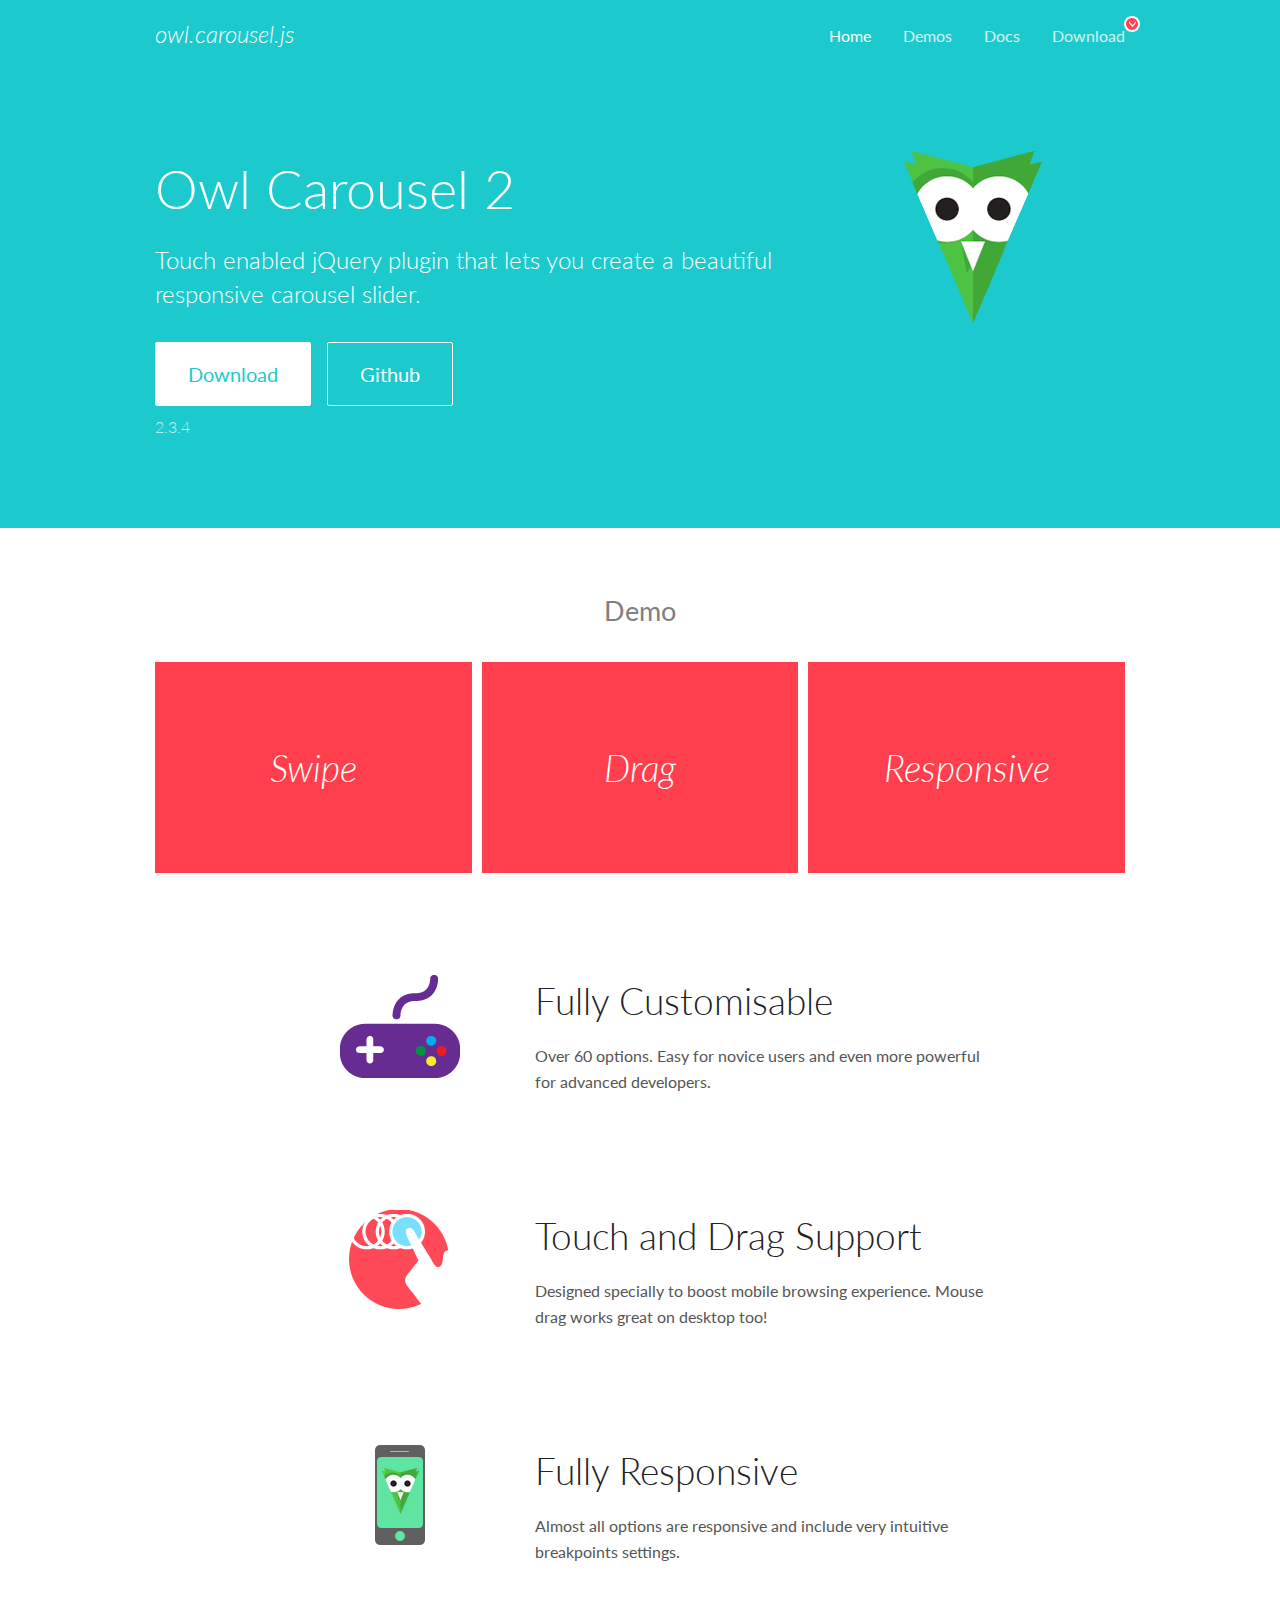
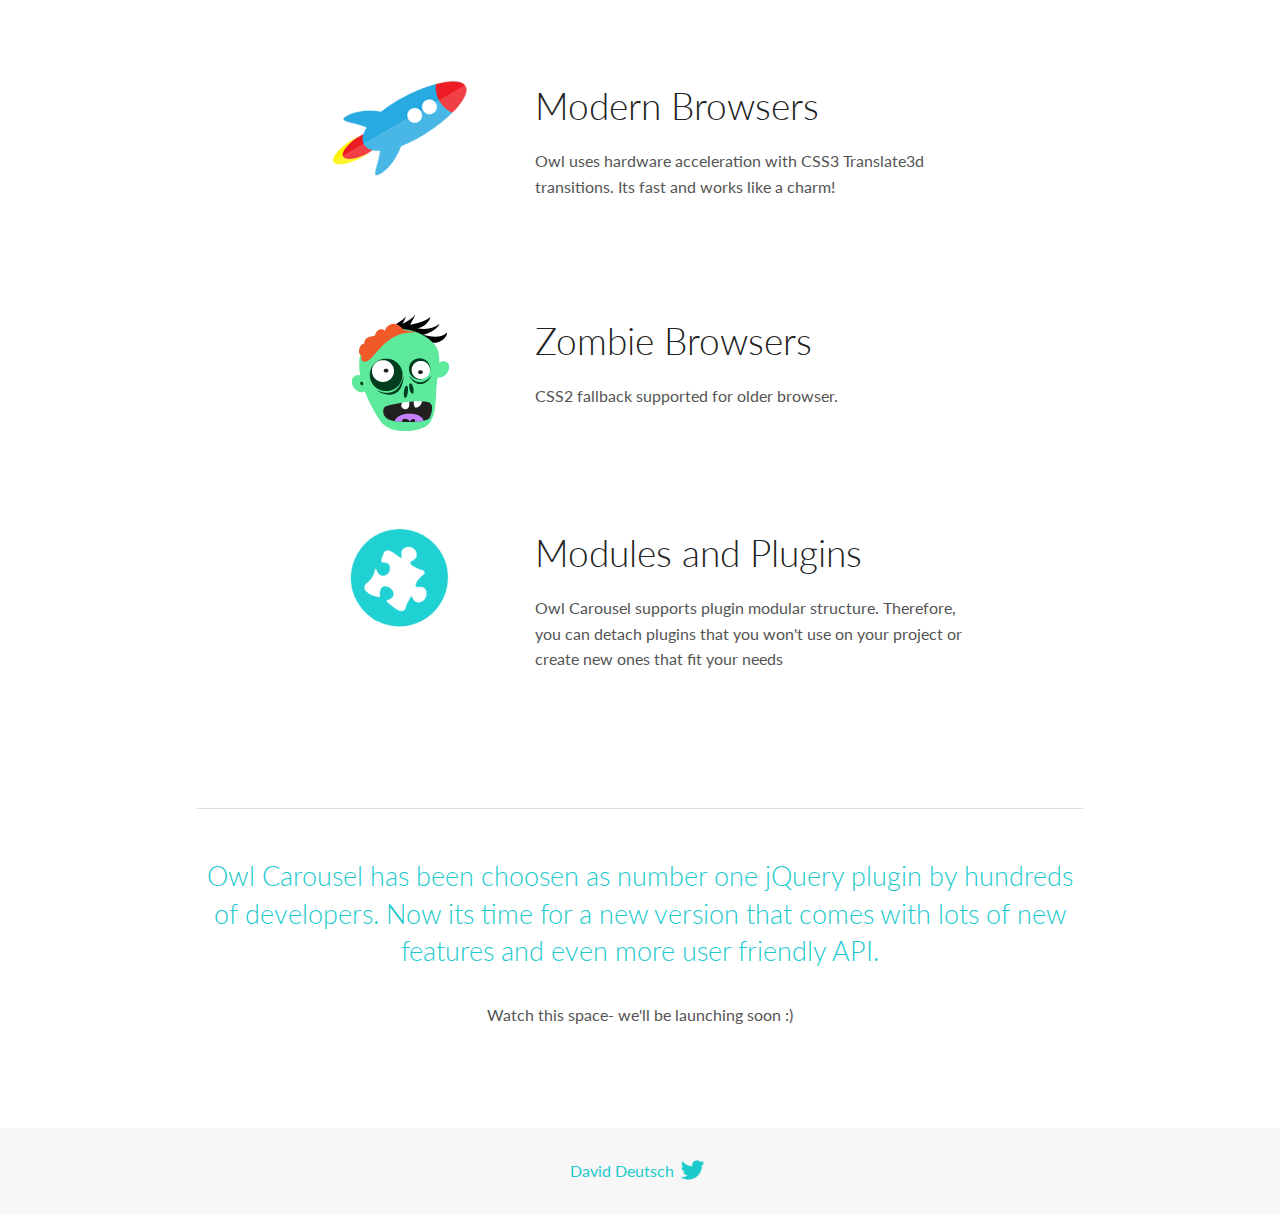
<file: owlcarousel/docs/index.html>
<!DOCTYPE html>
<html lang="en">
  <head>

    <!-- head -->
    <meta charset="utf-8">
    <meta name="msapplication-tap-highlight" content="no" />
    <meta name="viewport" content="width=device-width, initial-scale=1.0" />
    <meta name="description" content="Touch enabled jQuery plugin that lets you create beautiful responsive carousel slider.">
    <meta name="author" content="David Deutsch">
    <title>
      Home | Owl Carousel | 2.3.4
    </title>

    <!-- Stylesheets -->
    <link href='https://fonts.googleapis.com/css?family=Lato:300,400,700,400italic,300italic' rel='stylesheet' type='text/css'>
    <link rel="stylesheet" href="assets/css/docs.theme.min.css">

    <!-- Owl Stylesheets -->
    <link rel="stylesheet" href="assets/owlcarousel/assets/owl.carousel.min.css">
    <link rel="stylesheet" href="assets/owlcarousel/assets/owl.theme.default.min.css">

    <!-- HTML5 shim and Respond.js IE8 support of HTML5 elements and media queries -->

    <!--[if lt IE 9]>
      <script src="https://oss.maxcdn.com/libs/html5shiv/3.7.0/html5shiv.js"></script>
      <script src="https://oss.maxcdn.com/libs/respond.js/1.3.0/respond.min.js"></script>
    <![endif]-->

    <!-- Favicons -->
    <link rel="apple-touch-icon-precomposed" sizes="144x144" href="assets/ico/apple-touch-icon-144-precomposed.png">
    <link rel="shortcut icon" href="assets/ico/favicon.png">
    <link rel="shortcut icon" href="favicon.ico">

    <!-- Yeah i know js should not be in header. Its required for demos.-->

    <!-- javascript -->
    <script src="assets/vendors/jquery.min.js"></script>
    <script src="assets/owlcarousel/owl.carousel.js"></script>
  </head>
  <body>

    <!-- header -->
    <header class="header">
      <div class="row">
        <div class="large-12 columns">
          <div class="brand left">
            <h3>
              <a href="/OwlCarousel2/">owl.carousel.js</a> 
            </h3>
          </div>
          <a id="toggle-nav" class="right">
            <span></span> <span></span> <span></span> 
          </a> 
          <div class="nav-bar">
            <ul class="clearfix">
              <li class="active">
                <a href="/OwlCarousel2/index.html">Home</a> 
              </li>
              <li> <a href="/OwlCarousel2/demos/demos.html">Demos</a>  </li>
              <li> <a href="/OwlCarousel2/docs/started-welcome.html">Docs</a>  </li>
              <li>
                <a href="https://github.com/OwlCarousel2/OwlCarousel2/archive/2.3.4.zip">Download</a> 
                <span class="download"></span> 
              </li>
            </ul>
          </div>
        </div>
      </div>
    </header>

    <!-- home panel -->
    <section id="hero">
      <div class="row">
        <div class="large-8 medium-8 columns">
          <h1>Owl Carousel 2</h1>
          <h4>Touch enabled jQuery plugin that lets you create a beautiful responsive carousel slider.</h4>
          <a href="https://github.com/OwlCarousel2/OwlCarousel2/archive/2.3.4.zip" class="hero-button">Download</a> 
          <a href="https://github.com/OwlCarousel2/OwlCarousel2" class="hero-button outline">Github</a> 
          <p>2.3.4</p>
        </div>
        <div class="large-4 medium-4 columns">
          <img class="owl-logo" src="assets/img/owl-logo.png" alt="mr. Owl">
        </div>
      </div>
    </section>

    <!-- body -->
    <div class="home-demo">
      <div class="row">
        <div class="large-12 columns">
          <h3>Demo</h3>
          <div class="owl-carousel">
            <div class="item">
              <h2>Swipe</h2>
            </div>
            <div class="item">
              <h2>Drag</h2>
            </div>
            <div class="item">
              <h2>Responsive</h2>
            </div>
            <div class="item">
              <h2>CSS3</h2>
            </div>
            <div class="item">
              <h2>Fast</h2>
            </div>
            <div class="item">
              <h2>Easy</h2>
            </div>
            <div class="item">
              <h2>Free</h2>
            </div>
            <div class="item">
              <h2>Upgradable</h2>
            </div>
            <div class="item">
              <h2>Tons of options</h2>
            </div>
            <div class="item">
              <h2>Infinity</h2>
            </div>
            <div class="item">
              <h2>Auto Width</h2>
            </div>
          </div>
        </div>
      </div>
    </div>
    <script>
      var owl = $('.owl-carousel');
      owl.owlCarousel({
        margin: 10,
        loop: true,
        responsive: {
          0: {
            items: 1
          },
          600: {
            items: 2
          },
          1000: {
            items: 3
          }
        }
      })
    </script>

    <!-- features -->
    <div id="features">
      <div class="row">
        <div class="small-12 medium-9 small-centered columns">
          <section class="row feature">
            <div class="medium-4 small-12 columns">
              <img src="assets/img/feature-options.png" alt="">
            </div>
            <div class="medium-8 small-12 columns">
              <h2>Fully Customisable</h2>
              <p>Over 60 options. Easy for novice users and even more powerful for advanced developers.</p>
            </div>
          </section>
          <section class="row feature">
            <div class="medium-4 small-12 columns">
              <img src="assets/img/feature-drag.png" alt="">
            </div>
            <div class="medium-8 small-12 columns">
              <h2>Touch and Drag Support</h2>
              <p>Designed specially to boost mobile browsing experience. Mouse drag works great on desktop too!</p>
            </div>
          </section>
          <section class="row feature">
            <div class="medium-4 small-12 columns">
              <img src="assets/img/feature-responsive.png" alt="">
            </div>
            <div class="medium-8 small-12 columns">
              <h2>Fully Responsive</h2>
              <p>Almost all options are responsive and include very intuitive breakpoints settings.</p>
            </div>
          </section>
          <section class="row feature">
            <div class="medium-4 small-12 columns">
              <img src="assets/img/feature-modern.png" alt="">
            </div>
            <div class="medium-8 small-12 columns">
              <h2>Modern Browsers</h2>
              <p>Owl uses hardware acceleration with CSS3 Translate3d transitions. Its fast and works like a charm! </p>
            </div>
          </section>
          <section class="row feature">
            <div class="medium-4 small-12 columns">
              <img src="assets/img/feature-zombie.png" alt="">
            </div>
            <div class="medium-8 small-12 columns">
              <h2>Zombie Browsers</h2>
              <p>CSS2 fallback supported for older browser.</p>
            </div>
          </section>
          <section class="row feature">
            <div class="medium-4 small-12 columns">
              <img src="assets/img/feature-module.png" alt="">
            </div>
            <div class="medium-8 small-12 columns">
              <h2>Modules and Plugins</h2>
              <p>Owl Carousel supports plugin modular structure. Therefore, you can detach plugins that you won&#x27;t use on your project or create new ones that fit your needs</p>
            </div>
          </section>
        </div>
      </div>
    </div>

    <!-- footer -->
    <section id="teaser-text">
      <div class="row">
        <div class="small-12 medium-11 small-centered columns">
          <hr>
          <h3 id="owl-carousel-has-been-choosen-as-number-one-jquery-plugin-by-hundreds-of-developers-now-its-time-for-a-new-version-that-comes-with-lots-of-new-features-and-even-more-user-friendly-api-">Owl Carousel has been choosen as number one jQuery plugin by hundreds of developers. Now its time for a new version that comes with lots of new features and even more user friendly API.</h3>
          <p>Watch this space- we&#39;ll be launching soon :)</p>
        </div>
      </div>
    </section>

    <!-- footer -->
    <footer class="footer">
      <div class="row">
        <div class="large-12 columns">
          <h5>
            <a href="/OwlCarousel2/docs/support-contact.html">David Deutsch</a> 
            <a id="custom-tweet-button" href="https://twitter.com/share?url=https://github.com/OwlCarousel2/OwlCarousel2&text=Owl Carousel - This is so awesome! " target="_blank"></a> 
          </h5>
        </div>
      </div>
    </footer>

    <!-- vendors -->
    <script src="assets/vendors/highlight.js"></script>
    <script src="assets/js/app.js"></script>
  </body>
</html>
</file>
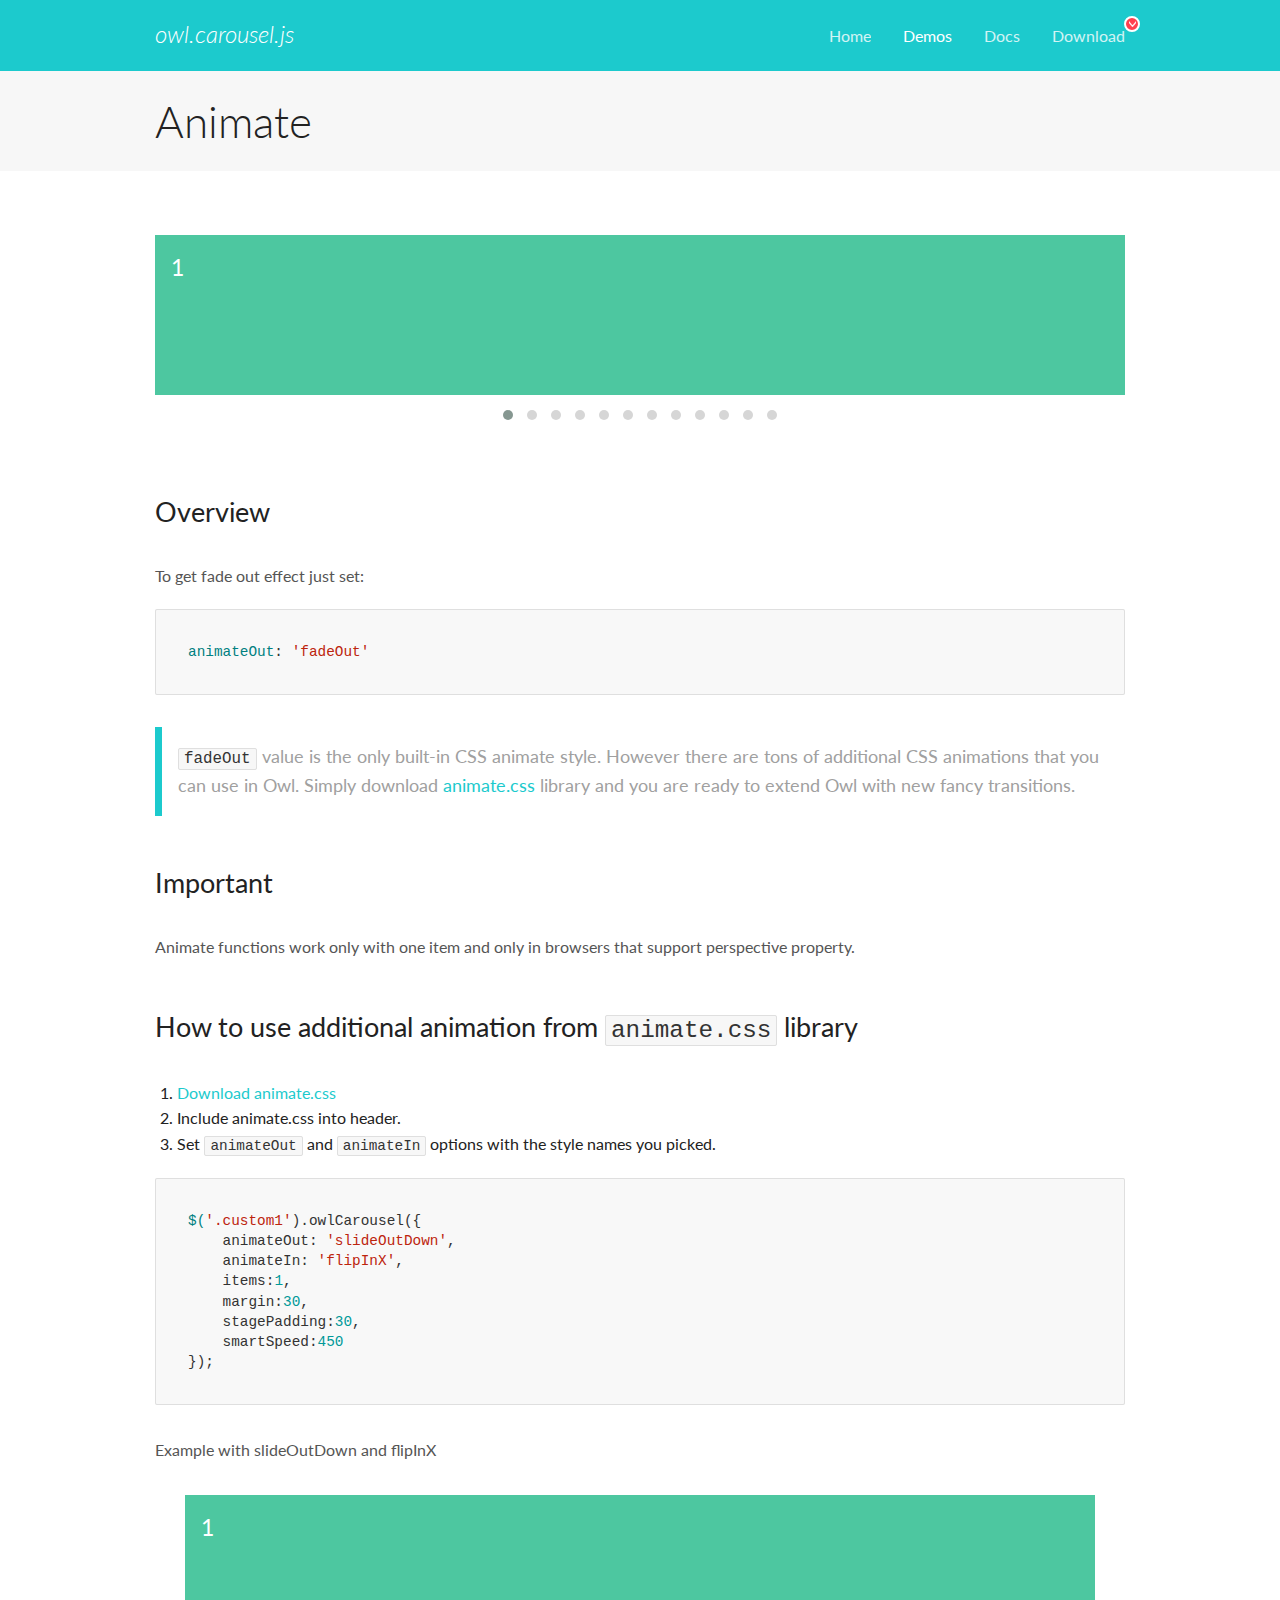
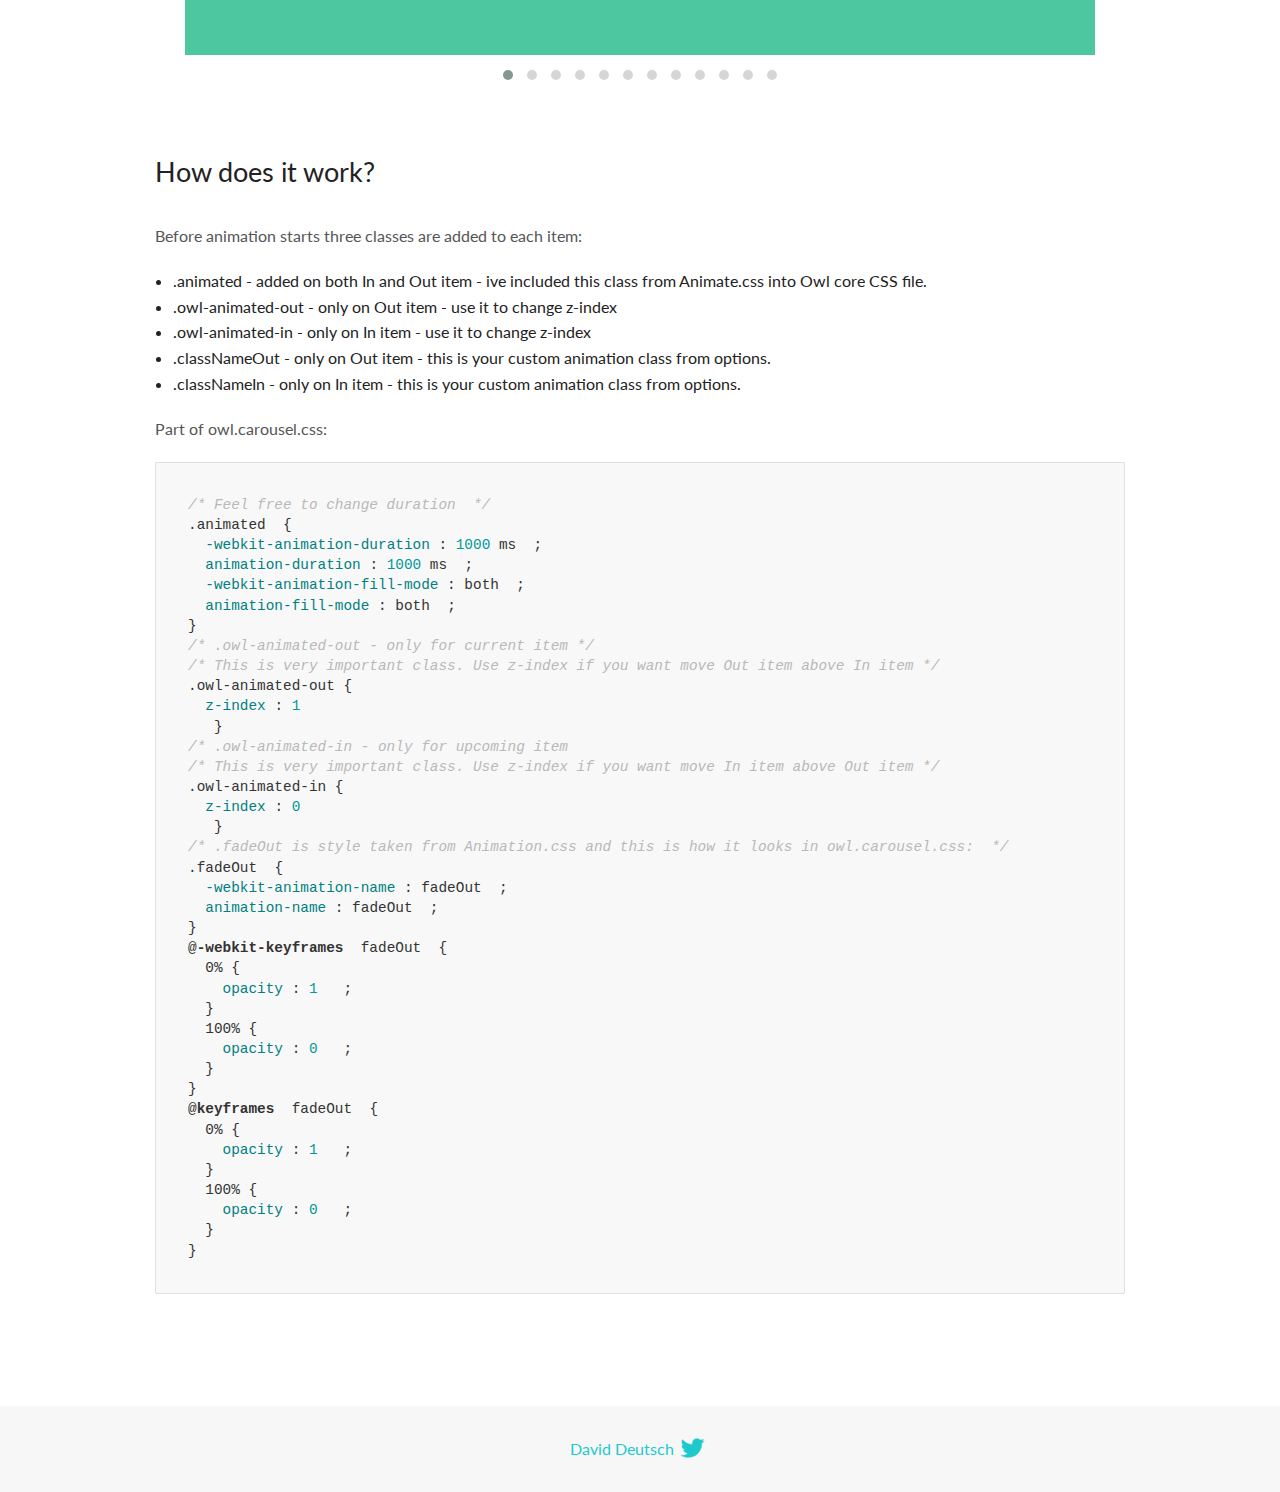
<file: owlcarousel/docs/demos/animate.html>
<!DOCTYPE html>
<html lang="en">
  <head>

    <!-- head -->
    <meta charset="utf-8">
    <meta name="msapplication-tap-highlight" content="no" />
    <meta name="viewport" content="width=device-width, initial-scale=1.0" />
    <meta name="description" content="Animate carousel">
    <meta name="author" content="David Deutsch">
    <title>
      Animate Demo | Owl Carousel | 2.3.4
    </title>

    <!-- Stylesheets -->
    <link href='https://fonts.googleapis.com/css?family=Lato:300,400,700,400italic,300italic' rel='stylesheet' type='text/css'>
    <link rel="stylesheet" href="../assets/css/docs.theme.min.css">

    <!-- Owl Stylesheets -->
    <link rel="stylesheet" href="../assets/owlcarousel/assets/owl.carousel.min.css">
    <link rel="stylesheet" href="../assets/owlcarousel/assets/owl.theme.default.min.css">

    <!-- HTML5 shim and Respond.js IE8 support of HTML5 elements and media queries -->

    <!--[if lt IE 9]>
      <script src="https://oss.maxcdn.com/libs/html5shiv/3.7.0/html5shiv.js"></script>
      <script src="https://oss.maxcdn.com/libs/respond.js/1.3.0/respond.min.js"></script>
    <![endif]-->

    <!-- Favicons -->
    <link rel="apple-touch-icon-precomposed" sizes="144x144" href="../assets/ico/apple-touch-icon-144-precomposed.png">
    <link rel="shortcut icon" href="../assets/ico/favicon.png">
    <link rel="shortcut icon" href="favicon.ico">

    <!-- Yeah i know js should not be in header. Its required for demos.-->

    <!-- javascript -->
    <script src="../assets/vendors/jquery.min.js"></script>
    <script src="../assets/owlcarousel/owl.carousel.js"></script>
  </head>
  <body>

    <!-- header -->
    <header class="header">
      <div class="row">
        <div class="large-12 columns">
          <div class="brand left">
            <h3>
              <a href="/OwlCarousel2/">owl.carousel.js</a> 
            </h3>
          </div>
          <a id="toggle-nav" class="right">
            <span></span> <span></span> <span></span> 
          </a> 
          <div class="nav-bar">
            <ul class="clearfix">
              <li> <a href="/OwlCarousel2/index.html">Home</a>  </li>
              <li class="active">
                <a href="/OwlCarousel2/demos/demos.html">Demos</a> 
              </li>
              <li> <a href="/OwlCarousel2/docs/started-welcome.html">Docs</a>  </li>
              <li>
                <a href="https://github.com/OwlCarousel2/OwlCarousel2/archive/2.3.4.zip">Download</a> 
                <span class="download"></span> 
              </li>
            </ul>
          </div>
        </div>
      </div>
    </header>

    <!-- title -->
    <section class="title">
      <div class="row">
        <div class="large-12 columns">
          <h1>Animate</h1>
        </div>
      </div>
    </section>

    <!--  Demos -->
    <section id="demos">
      <div class="row">
        <div class="large-12 columns">
          <div class="fadeOut owl-carousel owl-theme">
            <div class="item">
              <h4>1</h4>
            </div>
            <div class="item">
              <h4>2</h4>
            </div>
            <div class="item">
              <h4>3</h4>
            </div>
            <div class="item">
              <h4>4</h4>
            </div>
            <div class="item">
              <h4>5</h4>
            </div>
            <div class="item">
              <h4>6</h4>
            </div>
            <div class="item">
              <h4>7</h4>
            </div>
            <div class="item">
              <h4>8</h4>
            </div>
            <div class="item">
              <h4>9</h4>
            </div>
            <div class="item">
              <h4>10</h4>
            </div>
            <div class="item">
              <h4>11</h4>
            </div>
            <div class="item">
              <h4>12</h4>
            </div>
          </div>
          <h3 id="overview">Overview</h3>
          <p>To get fade out effect just set:</p>
          <pre><code>animateOut: &#39;fadeOut&#39;</code></pre>
          <blockquote>
            <p><code>fadeOut</code> value is the only built-in CSS animate style. However there are tons of additional CSS animations that you can use in Owl. Simply download
              <a href="https://daneden.github.io/animate.css/">animate.css</a>  library and you are ready to extend Owl with new fancy transitions.</p>
          </blockquote>
          <h3 id="important">Important</h3>
          <p>Animate functions work only with one item and only in browsers that support perspective property.</p>
          <h3 id="how-to-use-additional-animation-from-animate-css-library">How to use additional animation from <code>animate.css</code> library</h3>
          <ol>
            <li> <a href="https://daneden.github.io/animate.css/">Download animate.css</a>  </li>
            <li>Include animate.css into header.</li>
            <li>Set <code>animateOut</code> and <code>animateIn</code> options with the style names you picked.</li>
          </ol>
          <pre><code>$(&#39;.custom1&#39;).owlCarousel({
    animateOut: &#39;slideOutDown&#39;,
    animateIn: &#39;flipInX&#39;,
    items:1,
    margin:30,
    stagePadding:30,
    smartSpeed:450
});</code></pre>
          <p>Example with slideOutDown and flipInX</p>
          <div class="custom1 owl-carousel owl-theme">
            <div class="item">
              <h4>1</h4>
            </div>
            <div class="item">
              <h4>2</h4>
            </div>
            <div class="item">
              <h4>3</h4>
            </div>
            <div class="item">
              <h4>4</h4>
            </div>
            <div class="item">
              <h4>5</h4>
            </div>
            <div class="item">
              <h4>6</h4>
            </div>
            <div class="item">
              <h4>7</h4>
            </div>
            <div class="item">
              <h4>8</h4>
            </div>
            <div class="item">
              <h4>9</h4>
            </div>
            <div class="item">
              <h4>10</h4>
            </div>
            <div class="item">
              <h4>11</h4>
            </div>
            <div class="item">
              <h4>12</h4>
            </div>
          </div>
          <h3 id="how-does-it-work-">How does it work?</h3>
          <p>Before animation starts three classes are added to each item:</p>
          <ul>
            <li>.animated - added on both In and Out item - ive included this class from Animate.css into Owl core CSS file.</li>
            <li>.owl-animated-out - only on Out item - use it to change z-index</li>
            <li>.owl-animated-in - only on In item - use it to change z-index</li>
            <li>.classNameOut - only on Out item - this is your custom animation class from options.</li>
            <li>.classNameIn - only on In item - this is your custom animation class from options.</li>
          </ul>
          <p>Part of owl.carousel.css:</p>
          <pre><code class="language-css"><span class="comment">/* Feel free to change duration  */</span> 
<span class="class">.animated</span>  <span class="rules">{
  <span class="rule"><span class="attribute">-webkit-animation-duration</span> :<span class="value"> <span class="number">1000</span> ms</span> </span> ;
  <span class="rule"><span class="attribute">animation-duration</span> :<span class="value"> <span class="number">1000</span> ms</span> </span> ;
  <span class="rule"><span class="attribute">-webkit-animation-fill-mode</span> :<span class="value"> both</span> </span> ;
  <span class="rule"><span class="attribute">animation-fill-mode</span> :<span class="value"> both</span> </span> ;
<span class="rule">}</span> </span> 
<span class="comment">/* .owl-animated-out - only for current item */</span> 
<span class="comment">/* This is very important class. Use z-index if you want move Out item above In item */</span> 
<span class="class">.owl-animated-out</span> <span class="rules">{
  <span class="rule"><span class="attribute">z-index</span> :<span class="value"> <span class="number">1</span> 
</span> </span> </span> }
<span class="comment">/* .owl-animated-in - only for upcoming item
/* This is very important class. Use z-index if you want move In item above Out item */</span> 
<span class="class">.owl-animated-in</span> <span class="rules">{
  <span class="rule"><span class="attribute">z-index</span> :<span class="value"> <span class="number">0</span> 
</span> </span> </span> }
<span class="comment">/* .fadeOut is style taken from Animation.css and this is how it looks in owl.carousel.css:  */</span> 
<span class="class">.fadeOut</span>  <span class="rules">{
  <span class="rule"><span class="attribute">-webkit-animation-name</span> :<span class="value"> fadeOut</span> </span> ;
  <span class="rule"><span class="attribute">animation-name</span> :<span class="value"> fadeOut</span> </span> ;
<span class="rule">}</span> </span> 
<span class="at_rule">@<span class="keyword">-webkit-keyframes</span>  fadeOut </span> {
  0% <span class="rules">{
    <span class="rule"><span class="attribute">opacity</span> :<span class="value"> <span class="number">1</span> </span> </span> ;
  <span class="rule">}</span> </span> 
  100% <span class="rules">{
    <span class="rule"><span class="attribute">opacity</span> :<span class="value"> <span class="number">0</span> </span> </span> ;
  <span class="rule">}</span> </span> 
}
<span class="at_rule">@<span class="keyword">keyframes</span>  fadeOut </span> {
  0% <span class="rules">{
    <span class="rule"><span class="attribute">opacity</span> :<span class="value"> <span class="number">1</span> </span> </span> ;
  <span class="rule">}</span> </span> 
  100% <span class="rules">{
    <span class="rule"><span class="attribute">opacity</span> :<span class="value"> <span class="number">0</span> </span> </span> ;
  <span class="rule">}</span> </span> 
}</code></pre>
          <link rel="stylesheet" href="../assets/css/animate.css">
          <script>
            jQuery(document).ready(function($) {
              $('.fadeOut').owlCarousel({
                items: 1,
                animateOut: 'fadeOut',
                loop: true,
                margin: 10,
              });
              $('.custom1').owlCarousel({
                animateOut: 'slideOutDown',
                animateIn: 'flipInX',
                items: 1,
                margin: 30,
                stagePadding: 30,
                smartSpeed: 450
              });
            });
          </script>
        </div>
      </div>
    </section>

    <!-- footer -->
    <footer class="footer">
      <div class="row">
        <div class="large-12 columns">
          <h5>
            <a href="/OwlCarousel2/docs/support-contact.html">David Deutsch</a> 
            <a id="custom-tweet-button" href="https://twitter.com/share?url=https://github.com/OwlCarousel2/OwlCarousel2&text=Owl Carousel - This is so awesome! " target="_blank"></a> 
          </h5>
        </div>
      </div>
    </footer>

    <!-- vendors -->
    <script src="../assets/vendors/highlight.js"></script>
    <script src="../assets/js/app.js"></script>
  </body>
</html>
</file>
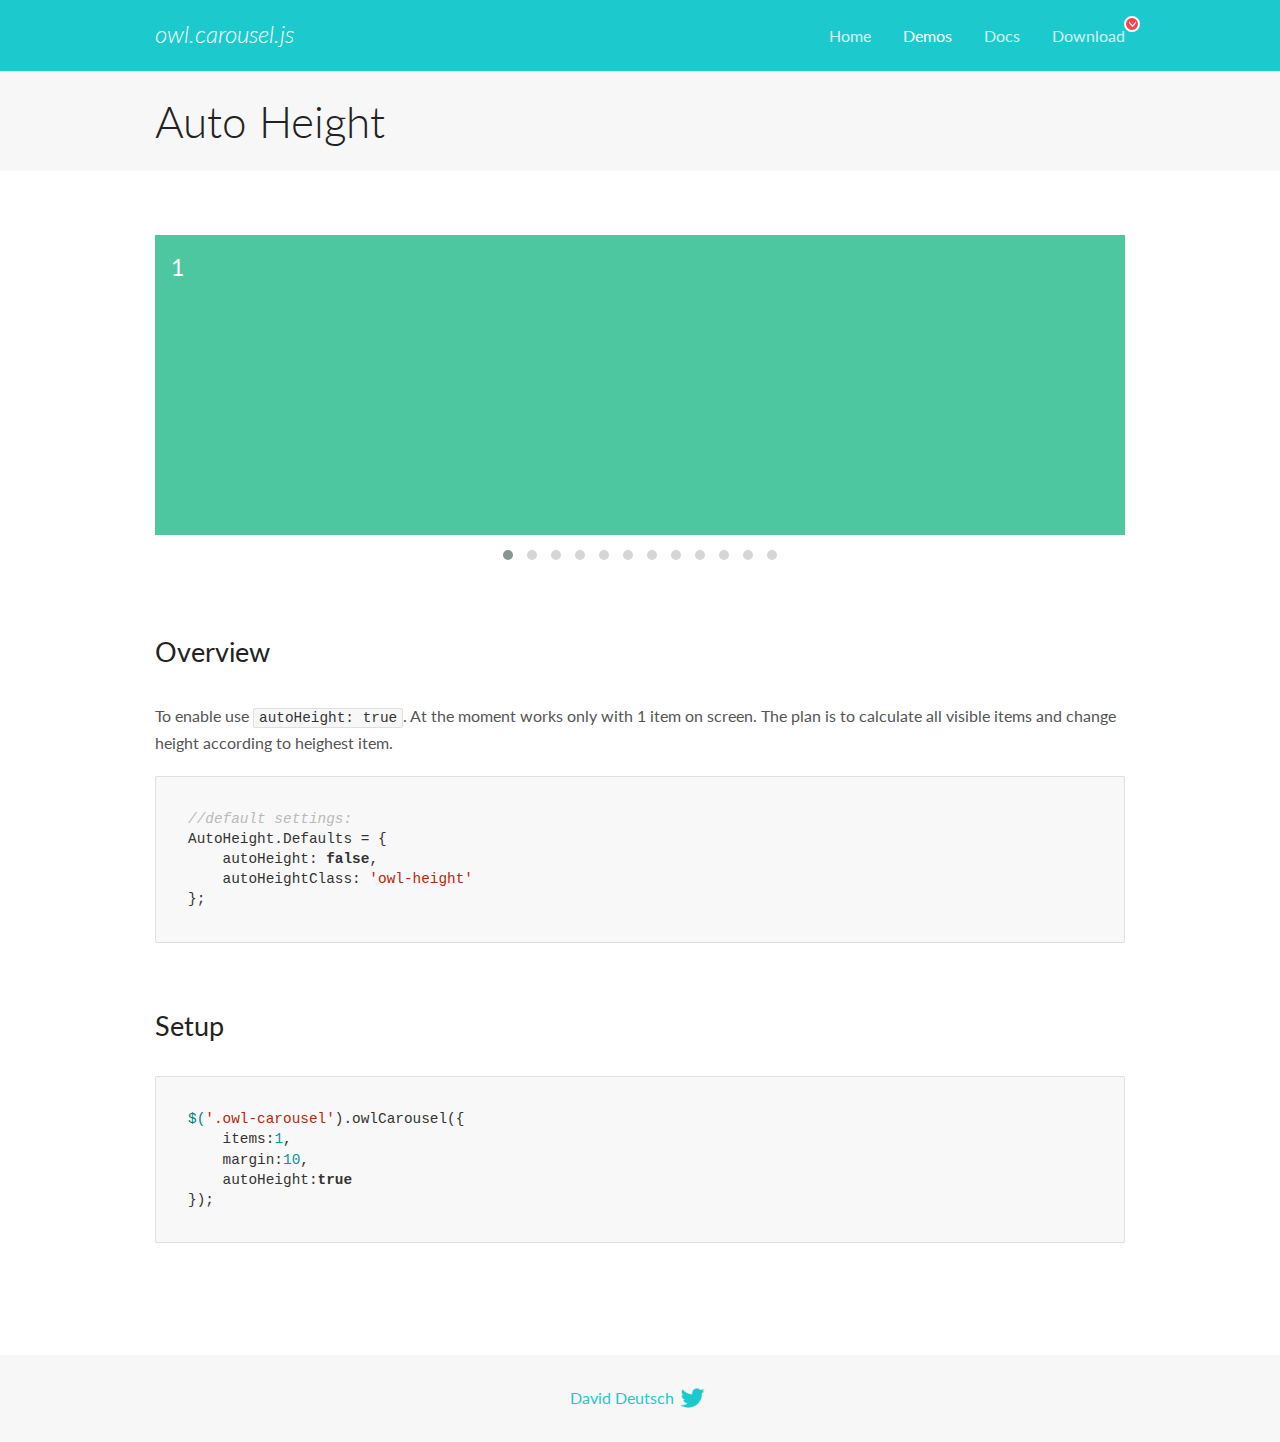
<file: owlcarousel/docs/demos/autoheight.html>
<!DOCTYPE html>
<html lang="en">
  <head>

    <!-- head -->
    <meta charset="utf-8">
    <meta name="msapplication-tap-highlight" content="no" />
    <meta name="viewport" content="width=device-width, initial-scale=1.0" />
    <meta name="description" content="autoHeight usage demo">
    <meta name="author" content="David Deutsch">
    <title>
      Auto Height Demo | Owl Carousel | 2.3.4
    </title>

    <!-- Stylesheets -->
    <link href='https://fonts.googleapis.com/css?family=Lato:300,400,700,400italic,300italic' rel='stylesheet' type='text/css'>
    <link rel="stylesheet" href="../assets/css/docs.theme.min.css">

    <!-- Owl Stylesheets -->
    <link rel="stylesheet" href="../assets/owlcarousel/assets/owl.carousel.min.css">
    <link rel="stylesheet" href="../assets/owlcarousel/assets/owl.theme.default.min.css">

    <!-- HTML5 shim and Respond.js IE8 support of HTML5 elements and media queries -->

    <!--[if lt IE 9]>
      <script src="https://oss.maxcdn.com/libs/html5shiv/3.7.0/html5shiv.js"></script>
      <script src="https://oss.maxcdn.com/libs/respond.js/1.3.0/respond.min.js"></script>
    <![endif]-->

    <!-- Favicons -->
    <link rel="apple-touch-icon-precomposed" sizes="144x144" href="../assets/ico/apple-touch-icon-144-precomposed.png">
    <link rel="shortcut icon" href="../assets/ico/favicon.png">
    <link rel="shortcut icon" href="favicon.ico">

    <!-- Yeah i know js should not be in header. Its required for demos.-->

    <!-- javascript -->
    <script src="../assets/vendors/jquery.min.js"></script>
    <script src="../assets/owlcarousel/owl.carousel.js"></script>
  </head>
  <body>

    <!-- header -->
    <header class="header">
      <div class="row">
        <div class="large-12 columns">
          <div class="brand left">
            <h3>
              <a href="/OwlCarousel2/">owl.carousel.js</a> 
            </h3>
          </div>
          <a id="toggle-nav" class="right">
            <span></span> <span></span> <span></span> 
          </a> 
          <div class="nav-bar">
            <ul class="clearfix">
              <li> <a href="/OwlCarousel2/index.html">Home</a>  </li>
              <li class="active">
                <a href="/OwlCarousel2/demos/demos.html">Demos</a> 
              </li>
              <li> <a href="/OwlCarousel2/docs/started-welcome.html">Docs</a>  </li>
              <li>
                <a href="https://github.com/OwlCarousel2/OwlCarousel2/archive/2.3.4.zip">Download</a> 
                <span class="download"></span> 
              </li>
            </ul>
          </div>
        </div>
      </div>
    </header>

    <!-- title -->
    <section class="title">
      <div class="row">
        <div class="large-12 columns">
          <h1>Auto Height</h1>
        </div>
      </div>
    </section>

    <!--  Demos -->
    <section id="demos">
      <div class="row">
        <div class="large-12 columns">
          <div class="owl-carousel owl-theme">
            <div class="item" style="height:300px">
              <h4>1</h4>
            </div>
            <div class="item" style="height:100px">
              <h4>2</h4>
            </div>
            <div class="item" style="height:500px">
              <h4>3</h4>
            </div>
            <div class="item" style="height:250px">
              <h4>4</h4>
            </div>
            <div class="item" style="height:400px">
              <h4>5</h4>
            </div>
            <div class="item" style="height:500px">
              <h4>6</h4>
            </div>
            <div class="item" style="height:600px">
              <h4>7</h4>
            </div>
            <div class="item" style="height:400px">
              <h4>8</h4>
            </div>
            <div class="item" style="height:300px">
              <h4>9</h4>
            </div>
            <div class="item" style="height:350px">
              <h4>10</h4>
            </div>
            <div class="item" style="height:200px">
              <h4>11</h4>
            </div>
            <div class="item" style="height:150px">
              <h4>12</h4>
            </div>
          </div>
          <h3 id="overview">Overview</h3>
          <p>To enable use <code>autoHeight: true</code>. At the moment works only with 1 item on screen. The plan is to calculate all visible items and change height according to heighest item.</p>
          <pre><code>//default settings:
AutoHeight.Defaults = {
    autoHeight: false,
    autoHeightClass: &#39;owl-height&#39;
};</code></pre>
          <h3 id="setup">Setup</h3>
          <pre><code>$(&#39;.owl-carousel&#39;).owlCarousel({
    items:1,
    margin:10,
    autoHeight:true
});</code></pre>
          <script>
            $(document).ready(function() {
              $('.owl-carousel').owlCarousel({
                items: 1,
                margin: 10,
                autoHeight: true
              });
            })
          </script>
        </div>
      </div>
    </section>

    <!-- footer -->
    <footer class="footer">
      <div class="row">
        <div class="large-12 columns">
          <h5>
            <a href="/OwlCarousel2/docs/support-contact.html">David Deutsch</a> 
            <a id="custom-tweet-button" href="https://twitter.com/share?url=https://github.com/OwlCarousel2/OwlCarousel2&text=Owl Carousel - This is so awesome! " target="_blank"></a> 
          </h5>
        </div>
      </div>
    </footer>

    <!-- vendors -->
    <script src="../assets/vendors/highlight.js"></script>
    <script src="../assets/js/app.js"></script>
  </body>
</html>
</file>
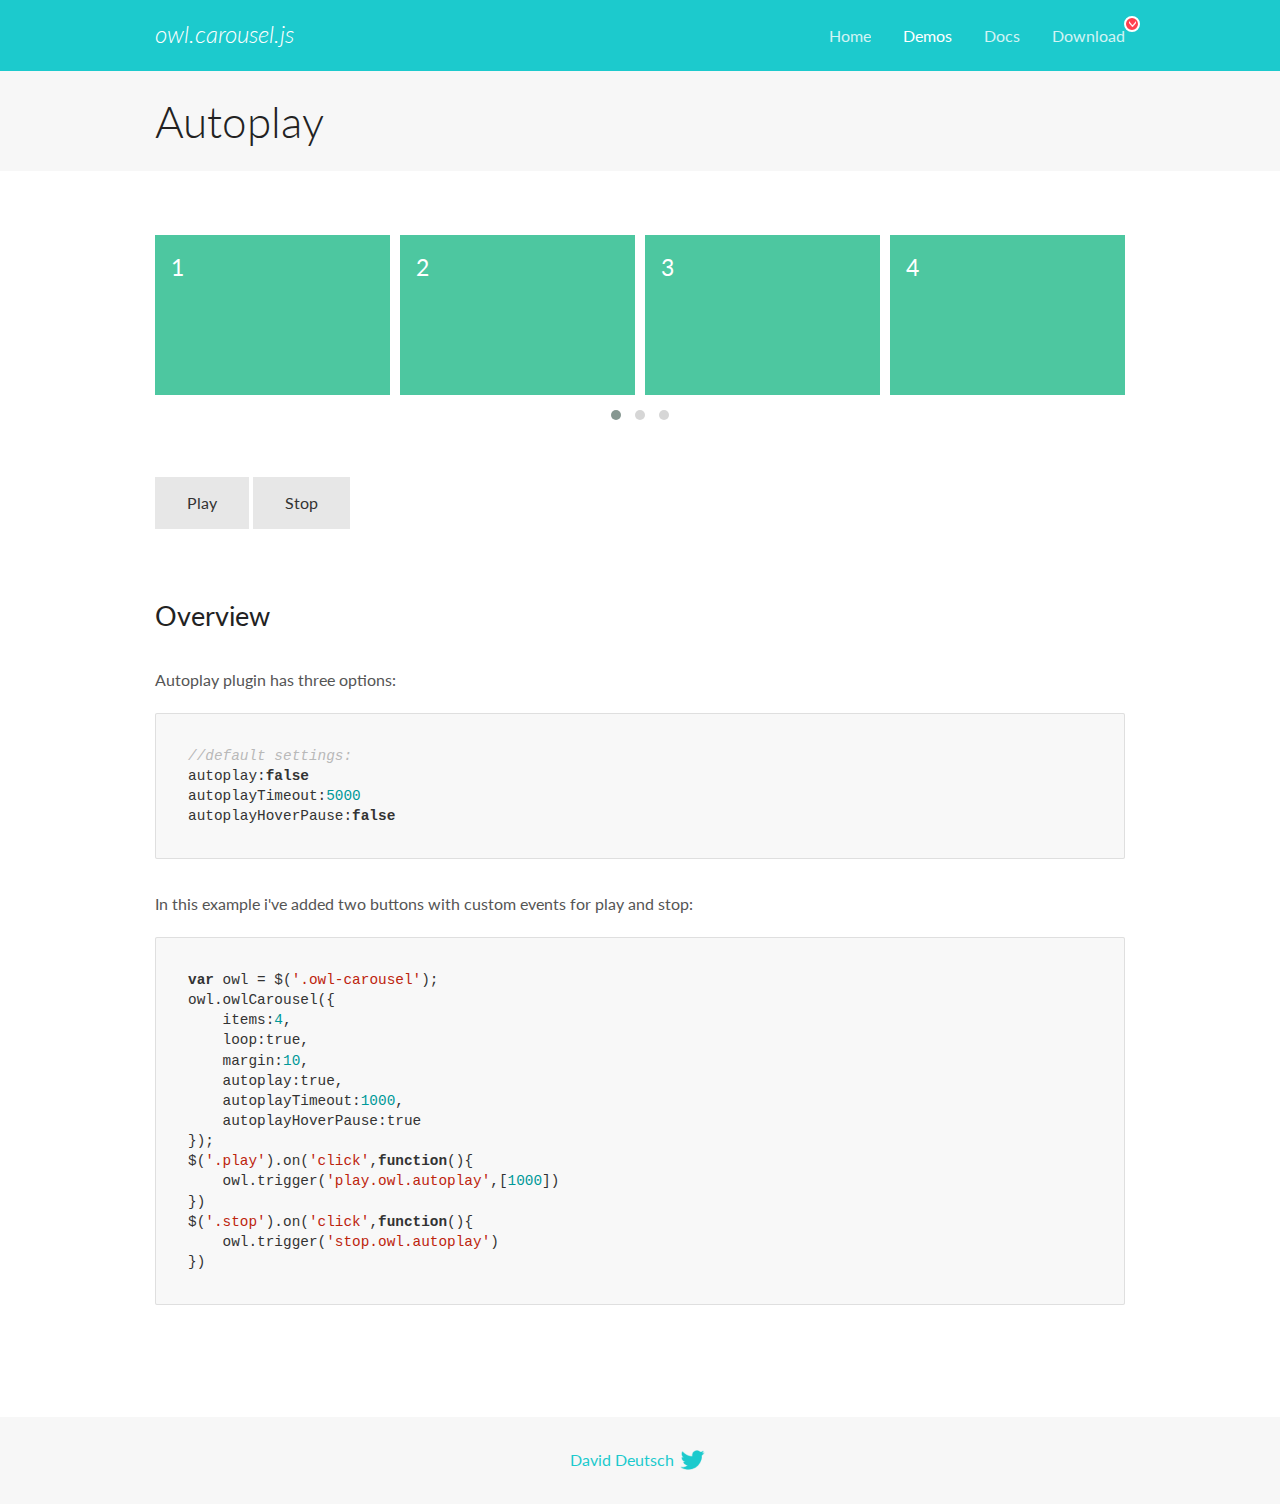
<file: owlcarousel/docs/demos/autoplay.html>
<!DOCTYPE html>
<html lang="en">
  <head>

    <!-- head -->
    <meta charset="utf-8">
    <meta name="msapplication-tap-highlight" content="no" />
    <meta name="viewport" content="width=device-width, initial-scale=1.0" />
    <meta name="description" content="Autoplay usage demo">
    <meta name="author" content="David Deutsch">
    <title>
      Autoplay Demo | Owl Carousel | 2.3.4
    </title>

    <!-- Stylesheets -->
    <link href='https://fonts.googleapis.com/css?family=Lato:300,400,700,400italic,300italic' rel='stylesheet' type='text/css'>
    <link rel="stylesheet" href="../assets/css/docs.theme.min.css">

    <!-- Owl Stylesheets -->
    <link rel="stylesheet" href="../assets/owlcarousel/assets/owl.carousel.min.css">
    <link rel="stylesheet" href="../assets/owlcarousel/assets/owl.theme.default.min.css">

    <!-- HTML5 shim and Respond.js IE8 support of HTML5 elements and media queries -->

    <!--[if lt IE 9]>
      <script src="https://oss.maxcdn.com/libs/html5shiv/3.7.0/html5shiv.js"></script>
      <script src="https://oss.maxcdn.com/libs/respond.js/1.3.0/respond.min.js"></script>
    <![endif]-->

    <!-- Favicons -->
    <link rel="apple-touch-icon-precomposed" sizes="144x144" href="../assets/ico/apple-touch-icon-144-precomposed.png">
    <link rel="shortcut icon" href="../assets/ico/favicon.png">
    <link rel="shortcut icon" href="favicon.ico">

    <!-- Yeah i know js should not be in header. Its required for demos.-->

    <!-- javascript -->
    <script src="../assets/vendors/jquery.min.js"></script>
    <script src="../assets/owlcarousel/owl.carousel.js"></script>
  </head>
  <body>

    <!-- header -->
    <header class="header">
      <div class="row">
        <div class="large-12 columns">
          <div class="brand left">
            <h3>
              <a href="/OwlCarousel2/">owl.carousel.js</a> 
            </h3>
          </div>
          <a id="toggle-nav" class="right">
            <span></span> <span></span> <span></span> 
          </a> 
          <div class="nav-bar">
            <ul class="clearfix">
              <li> <a href="/OwlCarousel2/index.html">Home</a>  </li>
              <li class="active">
                <a href="/OwlCarousel2/demos/demos.html">Demos</a> 
              </li>
              <li> <a href="/OwlCarousel2/docs/started-welcome.html">Docs</a>  </li>
              <li>
                <a href="https://github.com/OwlCarousel2/OwlCarousel2/archive/2.3.4.zip">Download</a> 
                <span class="download"></span> 
              </li>
            </ul>
          </div>
        </div>
      </div>
    </header>

    <!-- title -->
    <section class="title">
      <div class="row">
        <div class="large-12 columns">
          <h1>Autoplay</h1>
        </div>
      </div>
    </section>

    <!--  Demos -->
    <section id="demos">
      <div class="row">
        <div class="large-12 columns">
          <div class="owl-carousel owl-theme">
            <div class="item">
              <h4>1</h4>
            </div>
            <div class="item">
              <h4>2</h4>
            </div>
            <div class="item">
              <h4>3</h4>
            </div>
            <div class="item">
              <h4>4</h4>
            </div>
            <div class="item">
              <h4>5</h4>
            </div>
            <div class="item">
              <h4>6</h4>
            </div>
            <div class="item">
              <h4>7</h4>
            </div>
            <div class="item">
              <h4>8</h4>
            </div>
            <div class="item">
              <h4>9</h4>
            </div>
            <div class="item">
              <h4>10</h4>
            </div>
            <div class="item">
              <h4>11</h4>
            </div>
            <div class="item">
              <h4>12</h4>
            </div>
          </div>
          <a class="button secondary play">Play</a> 
          <a class="button secondary stop">Stop</a> 
          <h3 id="overview">Overview</h3>
          <p>Autoplay plugin has three options:</p>
          <pre><code>//default settings:
autoplay:false
autoplayTimeout:5000
autoplayHoverPause:false</code></pre>
          <p>In this example i&#39;ve added two buttons with custom events for play and stop:</p>
          <pre><code>var owl = $(&#39;.owl-carousel&#39;);
owl.owlCarousel({
    items:4,
    loop:true,
    margin:10,
    autoplay:true,
    autoplayTimeout:1000,
    autoplayHoverPause:true
});
$(&#39;.play&#39;).on(&#39;click&#39;,function(){
    owl.trigger(&#39;play.owl.autoplay&#39;,[1000])
})
$(&#39;.stop&#39;).on(&#39;click&#39;,function(){
    owl.trigger(&#39;stop.owl.autoplay&#39;)
})</code></pre>
          <script>
            $(document).ready(function() {
              var owl = $('.owl-carousel');
              owl.owlCarousel({
                items: 4,
                loop: true,
                margin: 10,
                autoplay: true,
                autoplayTimeout: 1000,
                autoplayHoverPause: true
              });
              $('.play').on('click', function() {
                owl.trigger('play.owl.autoplay', [1000])
              })
              $('.stop').on('click', function() {
                owl.trigger('stop.owl.autoplay')
              })
            })
          </script>
        </div>
      </div>
    </section>

    <!-- footer -->
    <footer class="footer">
      <div class="row">
        <div class="large-12 columns">
          <h5>
            <a href="/OwlCarousel2/docs/support-contact.html">David Deutsch</a> 
            <a id="custom-tweet-button" href="https://twitter.com/share?url=https://github.com/OwlCarousel2/OwlCarousel2&text=Owl Carousel - This is so awesome! " target="_blank"></a> 
          </h5>
        </div>
      </div>
    </footer>

    <!-- vendors -->
    <script src="../assets/vendors/highlight.js"></script>
    <script src="../assets/js/app.js"></script>
  </body>
</html>
</file>
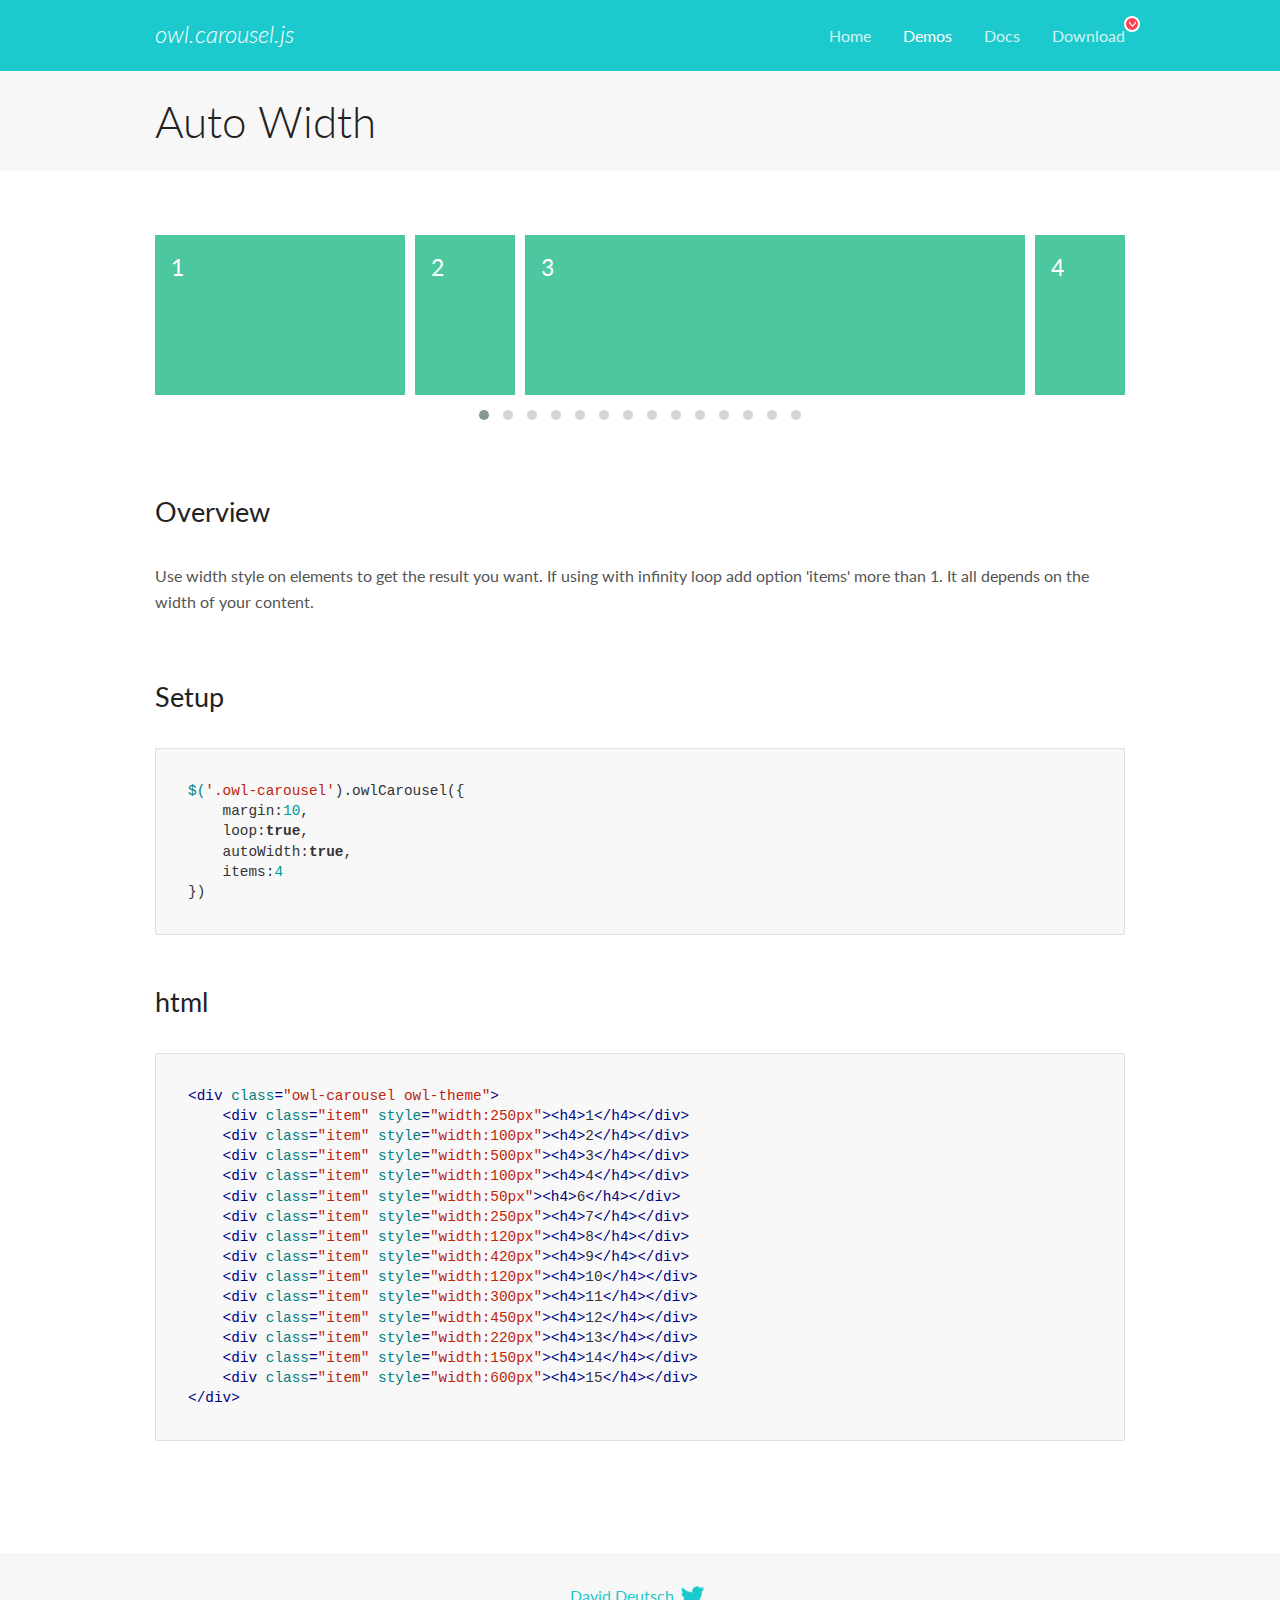
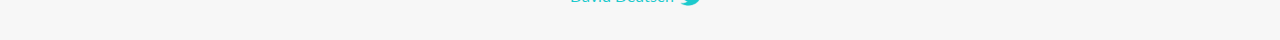
<file: owlcarousel/docs/demos/autowidth.html>
<!DOCTYPE html>
<html lang="en">
  <head>

    <!-- head -->
    <meta charset="utf-8">
    <meta name="msapplication-tap-highlight" content="no" />
    <meta name="viewport" content="width=device-width, initial-scale=1.0" />
    <meta name="description" content="Auto Width">
    <meta name="author" content="David Deutsch">
    <title>
      Auto Width Demo | Owl Carousel | 2.3.4
    </title>

    <!-- Stylesheets -->
    <link href='https://fonts.googleapis.com/css?family=Lato:300,400,700,400italic,300italic' rel='stylesheet' type='text/css'>
    <link rel="stylesheet" href="../assets/css/docs.theme.min.css">

    <!-- Owl Stylesheets -->
    <link rel="stylesheet" href="../assets/owlcarousel/assets/owl.carousel.min.css">
    <link rel="stylesheet" href="../assets/owlcarousel/assets/owl.theme.default.min.css">

    <!-- HTML5 shim and Respond.js IE8 support of HTML5 elements and media queries -->

    <!--[if lt IE 9]>
      <script src="https://oss.maxcdn.com/libs/html5shiv/3.7.0/html5shiv.js"></script>
      <script src="https://oss.maxcdn.com/libs/respond.js/1.3.0/respond.min.js"></script>
    <![endif]-->

    <!-- Favicons -->
    <link rel="apple-touch-icon-precomposed" sizes="144x144" href="../assets/ico/apple-touch-icon-144-precomposed.png">
    <link rel="shortcut icon" href="../assets/ico/favicon.png">
    <link rel="shortcut icon" href="favicon.ico">

    <!-- Yeah i know js should not be in header. Its required for demos.-->

    <!-- javascript -->
    <script src="../assets/vendors/jquery.min.js"></script>
    <script src="../assets/owlcarousel/owl.carousel.js"></script>
  </head>
  <body>

    <!-- header -->
    <header class="header">
      <div class="row">
        <div class="large-12 columns">
          <div class="brand left">
            <h3>
              <a href="/OwlCarousel2/">owl.carousel.js</a> 
            </h3>
          </div>
          <a id="toggle-nav" class="right">
            <span></span> <span></span> <span></span> 
          </a> 
          <div class="nav-bar">
            <ul class="clearfix">
              <li> <a href="/OwlCarousel2/index.html">Home</a>  </li>
              <li class="active">
                <a href="/OwlCarousel2/demos/demos.html">Demos</a> 
              </li>
              <li> <a href="/OwlCarousel2/docs/started-welcome.html">Docs</a>  </li>
              <li>
                <a href="https://github.com/OwlCarousel2/OwlCarousel2/archive/2.3.4.zip">Download</a> 
                <span class="download"></span> 
              </li>
            </ul>
          </div>
        </div>
      </div>
    </header>

    <!-- title -->
    <section class="title">
      <div class="row">
        <div class="large-12 columns">
          <h1>Auto Width</h1>
        </div>
      </div>
    </section>

    <!--  Demos -->
    <section id="demos">
      <div class="row">
        <div class="large-12 columns">
          <div class="owl-carousel owl-theme">
            <div class="item" style="width:250px">
              <h4>1</h4>
            </div>
            <div class="item" style="width:100px">
              <h4>2</h4>
            </div>
            <div class="item" style="width:500px">
              <h4>3</h4>
            </div>
            <div class="item" style="width:100px">
              <h4>4</h4>
            </div>
            <div class="item" style="width:50px">
              <h4>6</h4>
            </div>
            <div class="item" style="width:250px">
              <h4>7</h4>
            </div>
            <div class="item" style="width:120px">
              <h4>8</h4>
            </div>
            <div class="item" style="width:420px">
              <h4>9</h4>
            </div>
            <div class="item" style="width:120px">
              <h4>10</h4>
            </div>
            <div class="item" style="width:300px">
              <h4>11</h4>
            </div>
            <div class="item" style="width:450px">
              <h4>12</h4>
            </div>
            <div class="item" style="width:220px">
              <h4>13</h4>
            </div>
            <div class="item" style="width:150px">
              <h4>14</h4>
            </div>
            <div class="item" style="width:600px">
              <h4>15</h4>
            </div>
          </div>
          <h3 id="overview">Overview</h3>
          <p>Use width style on elements to get the result you want. If using with infinity loop add option &#39;items&#39; more than 1. It all depends on the width of your content.</p>
          <h3 id="setup">Setup</h3>
          <pre><code>$(&#39;.owl-carousel&#39;).owlCarousel({
    margin:10,
    loop:true,
    autoWidth:true,
    items:4
})</code></pre>
          <h3 id="html">html</h3>
          <pre><code>&lt;div class=&quot;owl-carousel owl-theme&quot;&gt;
    &lt;div class=&quot;item&quot; style=&quot;width:250px&quot;&gt;&lt;h4&gt;1&lt;/h4&gt;&lt;/div&gt;
    &lt;div class=&quot;item&quot; style=&quot;width:100px&quot;&gt;&lt;h4&gt;2&lt;/h4&gt;&lt;/div&gt;
    &lt;div class=&quot;item&quot; style=&quot;width:500px&quot;&gt;&lt;h4&gt;3&lt;/h4&gt;&lt;/div&gt;
    &lt;div class=&quot;item&quot; style=&quot;width:100px&quot;&gt;&lt;h4&gt;4&lt;/h4&gt;&lt;/div&gt;
    &lt;div class=&quot;item&quot; style=&quot;width:50px&quot;&gt;&lt;h4&gt;6&lt;/h4&gt;&lt;/div&gt;
    &lt;div class=&quot;item&quot; style=&quot;width:250px&quot;&gt;&lt;h4&gt;7&lt;/h4&gt;&lt;/div&gt;
    &lt;div class=&quot;item&quot; style=&quot;width:120px&quot;&gt;&lt;h4&gt;8&lt;/h4&gt;&lt;/div&gt;
    &lt;div class=&quot;item&quot; style=&quot;width:420px&quot;&gt;&lt;h4&gt;9&lt;/h4&gt;&lt;/div&gt;
    &lt;div class=&quot;item&quot; style=&quot;width:120px&quot;&gt;&lt;h4&gt;10&lt;/h4&gt;&lt;/div&gt;
    &lt;div class=&quot;item&quot; style=&quot;width:300px&quot;&gt;&lt;h4&gt;11&lt;/h4&gt;&lt;/div&gt;
    &lt;div class=&quot;item&quot; style=&quot;width:450px&quot;&gt;&lt;h4&gt;12&lt;/h4&gt;&lt;/div&gt;
    &lt;div class=&quot;item&quot; style=&quot;width:220px&quot;&gt;&lt;h4&gt;13&lt;/h4&gt;&lt;/div&gt;
    &lt;div class=&quot;item&quot; style=&quot;width:150px&quot;&gt;&lt;h4&gt;14&lt;/h4&gt;&lt;/div&gt;
    &lt;div class=&quot;item&quot; style=&quot;width:600px&quot;&gt;&lt;h4&gt;15&lt;/h4&gt;&lt;/div&gt;
&lt;/div&gt;</code></pre>
          <script>
            $(document).ready(function() {
              $('.owl-carousel').owlCarousel({
                margin: 10,
                loop: true,
                autoWidth: true,
                items: 4
              })
            })
          </script>
        </div>
      </div>
    </section>

    <!-- footer -->
    <footer class="footer">
      <div class="row">
        <div class="large-12 columns">
          <h5>
            <a href="/OwlCarousel2/docs/support-contact.html">David Deutsch</a> 
            <a id="custom-tweet-button" href="https://twitter.com/share?url=https://github.com/OwlCarousel2/OwlCarousel2&text=Owl Carousel - This is so awesome! " target="_blank"></a> 
          </h5>
        </div>
      </div>
    </footer>

    <!-- vendors -->
    <script src="../assets/vendors/highlight.js"></script>
    <script src="../assets/js/app.js"></script>
  </body>
</html>
</file>
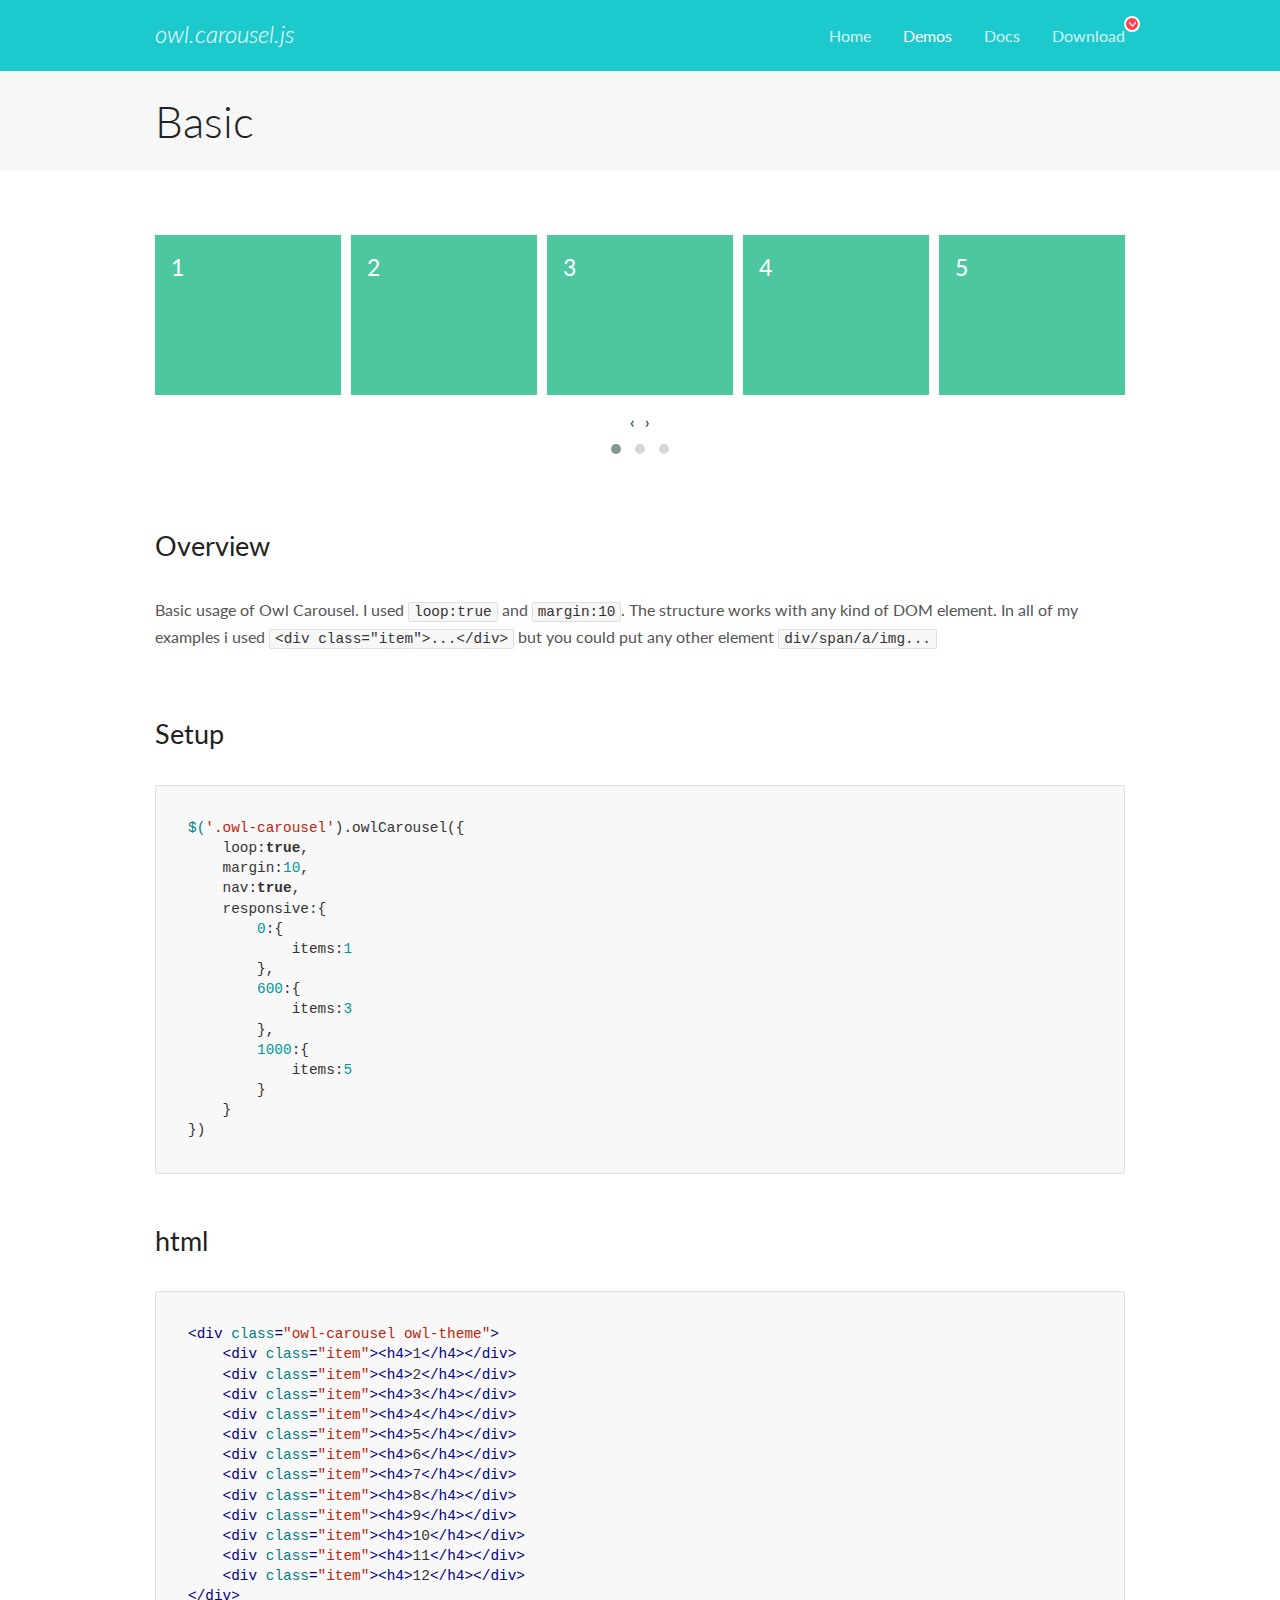
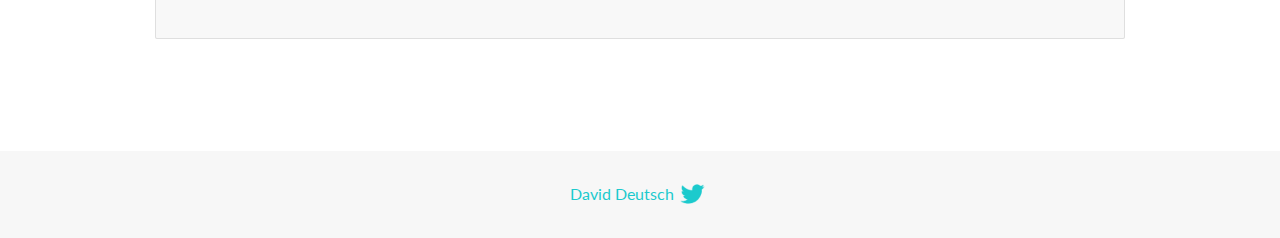
<file: owlcarousel/docs/demos/basic.html>
<!DOCTYPE html>
<html lang="en">
  <head>

    <!-- head -->
    <meta charset="utf-8">
    <meta name="msapplication-tap-highlight" content="no" />
    <meta name="viewport" content="width=device-width, initial-scale=1.0" />
    <meta name="description" content="Basic usage demo">
    <meta name="author" content="David Deutsch">
    <title>
      Basic Demo | Owl Carousel | 2.3.4
    </title>

    <!-- Stylesheets -->
    <link href='https://fonts.googleapis.com/css?family=Lato:300,400,700,400italic,300italic' rel='stylesheet' type='text/css'>
    <link rel="stylesheet" href="../assets/css/docs.theme.min.css">

    <!-- Owl Stylesheets -->
    <link rel="stylesheet" href="../assets/owlcarousel/assets/owl.carousel.min.css">
    <link rel="stylesheet" href="../assets/owlcarousel/assets/owl.theme.default.min.css">

    <!-- HTML5 shim and Respond.js IE8 support of HTML5 elements and media queries -->

    <!--[if lt IE 9]>
      <script src="https://oss.maxcdn.com/libs/html5shiv/3.7.0/html5shiv.js"></script>
      <script src="https://oss.maxcdn.com/libs/respond.js/1.3.0/respond.min.js"></script>
    <![endif]-->

    <!-- Favicons -->
    <link rel="apple-touch-icon-precomposed" sizes="144x144" href="../assets/ico/apple-touch-icon-144-precomposed.png">
    <link rel="shortcut icon" href="../assets/ico/favicon.png">
    <link rel="shortcut icon" href="favicon.ico">

    <!-- Yeah i know js should not be in header. Its required for demos.-->

    <!-- javascript -->
    <script src="../assets/vendors/jquery.min.js"></script>
    <script src="../assets/owlcarousel/owl.carousel.js"></script>
  </head>
  <body>

    <!-- header -->
    <header class="header">
      <div class="row">
        <div class="large-12 columns">
          <div class="brand left">
            <h3>
              <a href="/OwlCarousel2/">owl.carousel.js</a> 
            </h3>
          </div>
          <a id="toggle-nav" class="right">
            <span></span> <span></span> <span></span> 
          </a> 
          <div class="nav-bar">
            <ul class="clearfix">
              <li> <a href="/OwlCarousel2/index.html">Home</a>  </li>
              <li class="active">
                <a href="/OwlCarousel2/demos/demos.html">Demos</a> 
              </li>
              <li> <a href="/OwlCarousel2/docs/started-welcome.html">Docs</a>  </li>
              <li>
                <a href="https://github.com/OwlCarousel2/OwlCarousel2/archive/2.3.4.zip">Download</a> 
                <span class="download"></span> 
              </li>
            </ul>
          </div>
        </div>
      </div>
    </header>

    <!-- title -->
    <section class="title">
      <div class="row">
        <div class="large-12 columns">
          <h1>Basic</h1>
        </div>
      </div>
    </section>

    <!--  Demos -->
    <section id="demos">
      <div class="row">
        <div class="large-12 columns">
          <div class="owl-carousel owl-theme">
            <div class="item">
              <h4>1</h4>
            </div>
            <div class="item">
              <h4>2</h4>
            </div>
            <div class="item">
              <h4>3</h4>
            </div>
            <div class="item">
              <h4>4</h4>
            </div>
            <div class="item">
              <h4>5</h4>
            </div>
            <div class="item">
              <h4>6</h4>
            </div>
            <div class="item">
              <h4>7</h4>
            </div>
            <div class="item">
              <h4>8</h4>
            </div>
            <div class="item">
              <h4>9</h4>
            </div>
            <div class="item">
              <h4>10</h4>
            </div>
            <div class="item">
              <h4>11</h4>
            </div>
            <div class="item">
              <h4>12</h4>
            </div>
          </div>
          <h3 id="overview">Overview</h3>
          <p>Basic usage of Owl Carousel. I used <code>loop:true</code> and <code>margin:10</code>. The structure works with any kind of DOM element. In all of my examples i used <code>&lt;div class=&quot;item&quot;&gt;...&lt;/div&gt;</code> but you could
            put any other element <code>div/span/a/img...</code></p>
          <h3 id="setup">Setup</h3>
          <pre><code>$(&#39;.owl-carousel&#39;).owlCarousel({
    loop:true,
    margin:10,
    nav:true,
    responsive:{
        0:{
            items:1
        },
        600:{
            items:3
        },
        1000:{
            items:5
        }
    }
})</code></pre>
          <h3 id="html">html</h3>
          <pre><code>&lt;div class=&quot;owl-carousel owl-theme&quot;&gt;
    &lt;div class=&quot;item&quot;&gt;&lt;h4&gt;1&lt;/h4&gt;&lt;/div&gt;
    &lt;div class=&quot;item&quot;&gt;&lt;h4&gt;2&lt;/h4&gt;&lt;/div&gt;
    &lt;div class=&quot;item&quot;&gt;&lt;h4&gt;3&lt;/h4&gt;&lt;/div&gt;
    &lt;div class=&quot;item&quot;&gt;&lt;h4&gt;4&lt;/h4&gt;&lt;/div&gt;
    &lt;div class=&quot;item&quot;&gt;&lt;h4&gt;5&lt;/h4&gt;&lt;/div&gt;
    &lt;div class=&quot;item&quot;&gt;&lt;h4&gt;6&lt;/h4&gt;&lt;/div&gt;
    &lt;div class=&quot;item&quot;&gt;&lt;h4&gt;7&lt;/h4&gt;&lt;/div&gt;
    &lt;div class=&quot;item&quot;&gt;&lt;h4&gt;8&lt;/h4&gt;&lt;/div&gt;
    &lt;div class=&quot;item&quot;&gt;&lt;h4&gt;9&lt;/h4&gt;&lt;/div&gt;
    &lt;div class=&quot;item&quot;&gt;&lt;h4&gt;10&lt;/h4&gt;&lt;/div&gt;
    &lt;div class=&quot;item&quot;&gt;&lt;h4&gt;11&lt;/h4&gt;&lt;/div&gt;
    &lt;div class=&quot;item&quot;&gt;&lt;h4&gt;12&lt;/h4&gt;&lt;/div&gt;
&lt;/div&gt;</code></pre>
          <script>
            $(document).ready(function() {
              var owl = $('.owl-carousel');
              owl.owlCarousel({
                margin: 10,
                nav: true,
                loop: true,
                responsive: {
                  0: {
                    items: 1
                  },
                  600: {
                    items: 3
                  },
                  1000: {
                    items: 5
                  }
                }
              })
            })
          </script>
        </div>
      </div>
    </section>

    <!-- footer -->
    <footer class="footer">
      <div class="row">
        <div class="large-12 columns">
          <h5>
            <a href="/OwlCarousel2/docs/support-contact.html">David Deutsch</a> 
            <a id="custom-tweet-button" href="https://twitter.com/share?url=https://github.com/OwlCarousel2/OwlCarousel2&text=Owl Carousel - This is so awesome! " target="_blank"></a> 
          </h5>
        </div>
      </div>
    </footer>

    <!-- vendors -->
    <script src="../assets/vendors/highlight.js"></script>
    <script src="../assets/js/app.js"></script>
  </body>
</html>
</file>
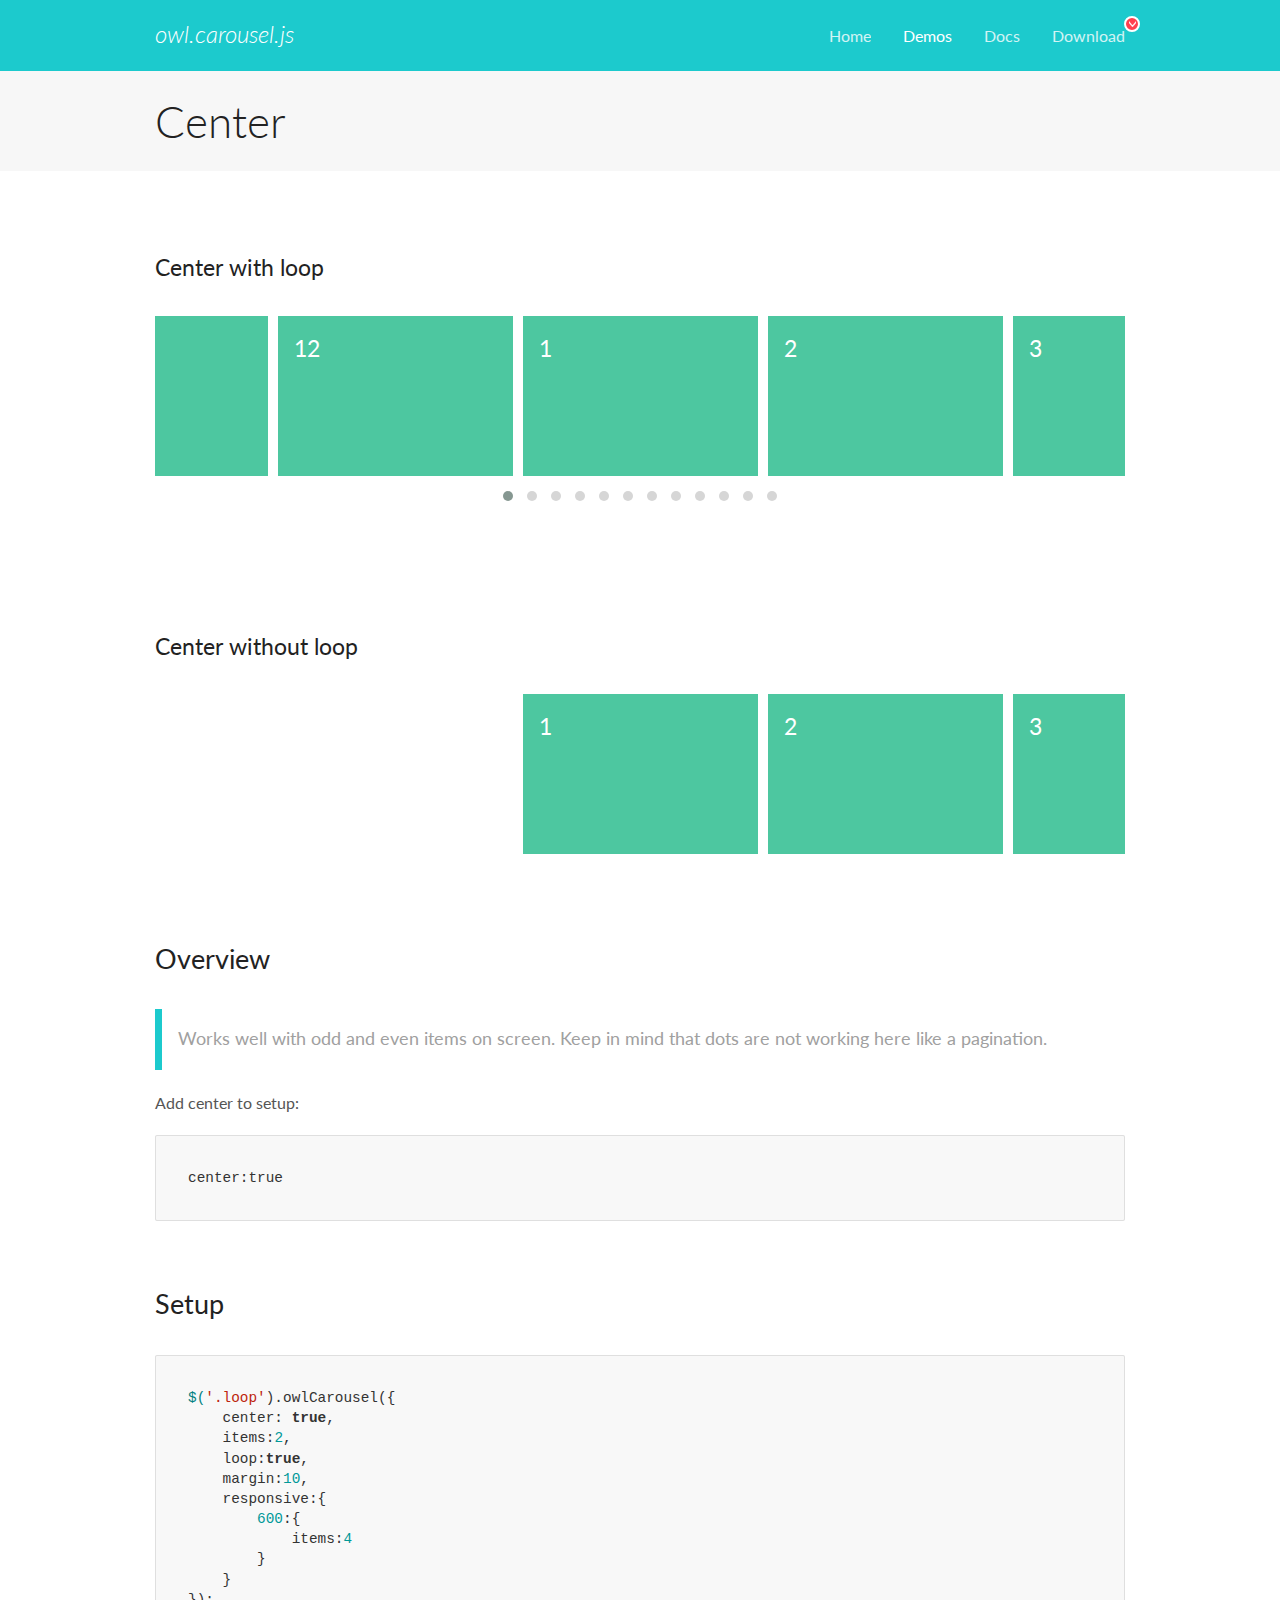
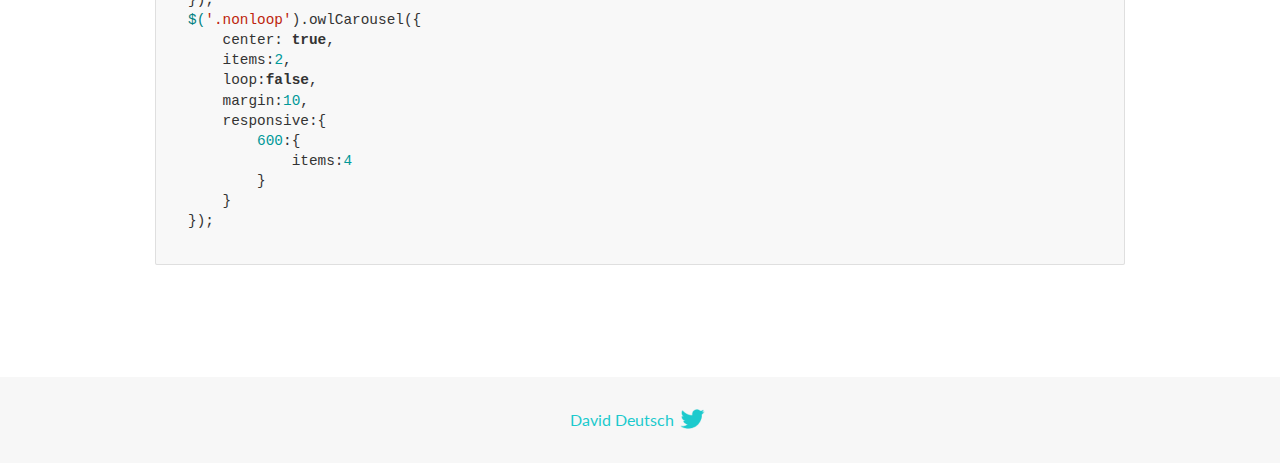
<file: owlcarousel/docs/demos/center.html>
<!DOCTYPE html>
<html lang="en">
  <head>

    <!-- head -->
    <meta charset="utf-8">
    <meta name="msapplication-tap-highlight" content="no" />
    <meta name="viewport" content="width=device-width, initial-scale=1.0" />
    <meta name="description" content="Center carousel">
    <meta name="author" content="David Deutsch">
    <title>
      Center Demo | Owl Carousel | 2.3.4
    </title>

    <!-- Stylesheets -->
    <link href='https://fonts.googleapis.com/css?family=Lato:300,400,700,400italic,300italic' rel='stylesheet' type='text/css'>
    <link rel="stylesheet" href="../assets/css/docs.theme.min.css">

    <!-- Owl Stylesheets -->
    <link rel="stylesheet" href="../assets/owlcarousel/assets/owl.carousel.min.css">
    <link rel="stylesheet" href="../assets/owlcarousel/assets/owl.theme.default.min.css">

    <!-- HTML5 shim and Respond.js IE8 support of HTML5 elements and media queries -->

    <!--[if lt IE 9]>
      <script src="https://oss.maxcdn.com/libs/html5shiv/3.7.0/html5shiv.js"></script>
      <script src="https://oss.maxcdn.com/libs/respond.js/1.3.0/respond.min.js"></script>
    <![endif]-->

    <!-- Favicons -->
    <link rel="apple-touch-icon-precomposed" sizes="144x144" href="../assets/ico/apple-touch-icon-144-precomposed.png">
    <link rel="shortcut icon" href="../assets/ico/favicon.png">
    <link rel="shortcut icon" href="favicon.ico">

    <!-- Yeah i know js should not be in header. Its required for demos.-->

    <!-- javascript -->
    <script src="../assets/vendors/jquery.min.js"></script>
    <script src="../assets/owlcarousel/owl.carousel.js"></script>
  </head>
  <body>

    <!-- header -->
    <header class="header">
      <div class="row">
        <div class="large-12 columns">
          <div class="brand left">
            <h3>
              <a href="/OwlCarousel2/">owl.carousel.js</a> 
            </h3>
          </div>
          <a id="toggle-nav" class="right">
            <span></span> <span></span> <span></span> 
          </a> 
          <div class="nav-bar">
            <ul class="clearfix">
              <li> <a href="/OwlCarousel2/index.html">Home</a>  </li>
              <li class="active">
                <a href="/OwlCarousel2/demos/demos.html">Demos</a> 
              </li>
              <li> <a href="/OwlCarousel2/docs/started-welcome.html">Docs</a>  </li>
              <li>
                <a href="https://github.com/OwlCarousel2/OwlCarousel2/archive/2.3.4.zip">Download</a> 
                <span class="download"></span> 
              </li>
            </ul>
          </div>
        </div>
      </div>
    </header>

    <!-- title -->
    <section class="title">
      <div class="row">
        <div class="large-12 columns">
          <h1>Center</h1>
        </div>
      </div>
    </section>

    <!--  Demos -->
    <section id="demos">
      <div class="row">
        <div class="large-12 columns">
          <h4 id="center-with-loop">Center with loop</h4>
          <div class="loop owl-carousel owl-theme">
            <div class="item">
              <h4>1</h4>
            </div>
            <div class="item">
              <h4>2</h4>
            </div>
            <div class="item">
              <h4>3</h4>
            </div>
            <div class="item">
              <h4>4</h4>
            </div>
            <div class="item">
              <h4>5</h4>
            </div>
            <div class="item">
              <h4>6</h4>
            </div>
            <div class="item">
              <h4>7</h4>
            </div>
            <div class="item">
              <h4>8</h4>
            </div>
            <div class="item">
              <h4>9</h4>
            </div>
            <div class="item">
              <h4>10</h4>
            </div>
            <div class="item">
              <h4>11</h4>
            </div>
            <div class="item">
              <h4>12</h4>
            </div>
          </div>
          <br>
          <h4 id="center-without-loop">Center without loop</h4>
          <div class="nonloop owl-carousel">
            <div class="item">
              <h4>1</h4>
            </div>
            <div class="item">
              <h4>2</h4>
            </div>
            <div class="item">
              <h4>3</h4>
            </div>
            <div class="item">
              <h4>4</h4>
            </div>
            <div class="item">
              <h4>5</h4>
            </div>
            <div class="item">
              <h4>6</h4>
            </div>
            <div class="item">
              <h4>7</h4>
            </div>
            <div class="item">
              <h4>8</h4>
            </div>
            <div class="item">
              <h4>9</h4>
            </div>
            <div class="item">
              <h4>10</h4>
            </div>
            <div class="item">
              <h4>11</h4>
            </div>
            <div class="item">
              <h4>12</h4>
            </div>
          </div>
          <h3 id="overview">Overview</h3>
          <blockquote>
            <p>Works well with odd and even items on screen. Keep in mind that dots are not working here like a pagination.</p>
          </blockquote>
          <p>Add center to setup:</p>
          <pre><code>center:true</code></pre>
          <h3 id="setup">Setup</h3>
          <pre><code>$(&#39;.loop&#39;).owlCarousel({
    center: true,
    items:2,
    loop:true,
    margin:10,
    responsive:{
        600:{
            items:4
        }
    }
});
$(&#39;.nonloop&#39;).owlCarousel({
    center: true,
    items:2,
    loop:false,
    margin:10,
    responsive:{
        600:{
            items:4
        }
    }
});</code></pre>
          <script>
            jQuery(document).ready(function($) {
              $('.loop').owlCarousel({
                center: true,
                items: 2,
                loop: true,
                margin: 10,
                responsive: {
                  600: {
                    items: 4
                  }
                }
              });
              $('.nonloop').owlCarousel({
                center: true,
                items: 2,
                loop: false,
                margin: 10,
                responsive: {
                  600: {
                    items: 4
                  }
                }
              });
            });
          </script>
        </div>
      </div>
    </section>

    <!-- footer -->
    <footer class="footer">
      <div class="row">
        <div class="large-12 columns">
          <h5>
            <a href="/OwlCarousel2/docs/support-contact.html">David Deutsch</a> 
            <a id="custom-tweet-button" href="https://twitter.com/share?url=https://github.com/OwlCarousel2/OwlCarousel2&text=Owl Carousel - This is so awesome! " target="_blank"></a> 
          </h5>
        </div>
      </div>
    </footer>

    <!-- vendors -->
    <script src="../assets/vendors/highlight.js"></script>
    <script src="../assets/js/app.js"></script>
  </body>
</html>
</file>
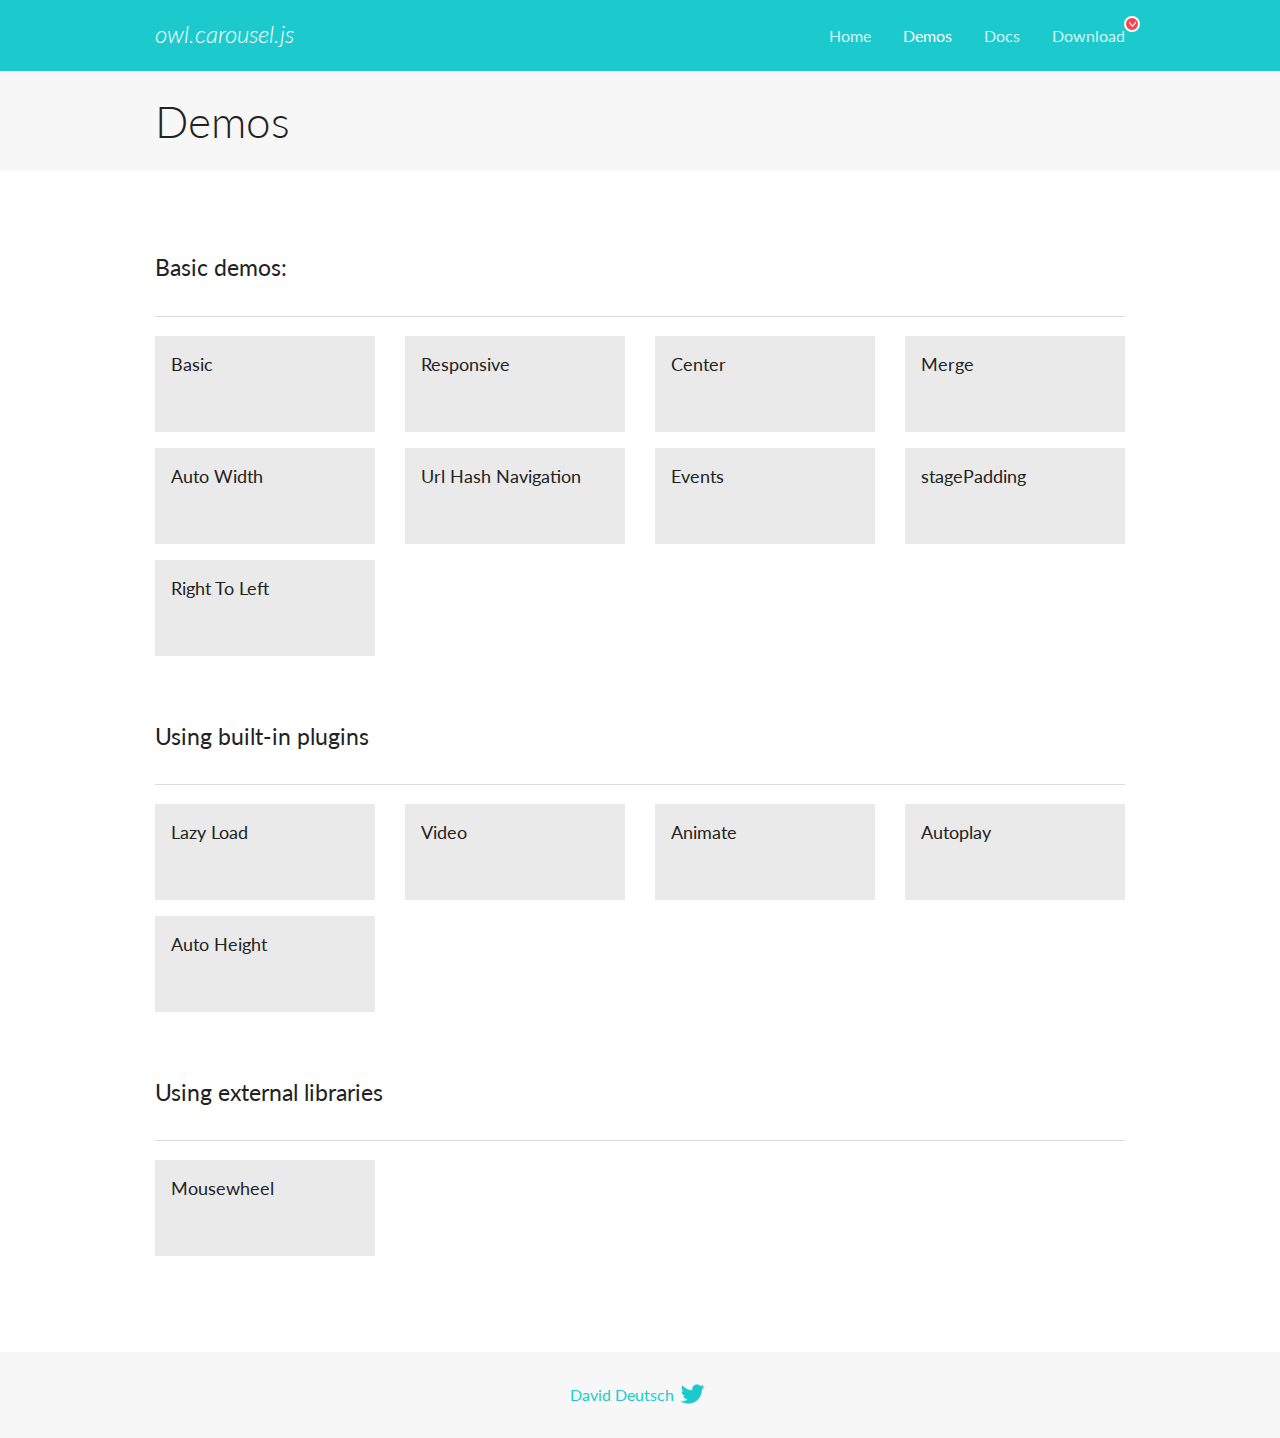
<file: owlcarousel/docs/demos/demos.html>
<!DOCTYPE html>
<html lang="en">
  <head>

    <!-- head -->
    <meta charset="utf-8">
    <meta name="msapplication-tap-highlight" content="no" />
    <meta name="viewport" content="width=device-width, initial-scale=1.0" />
    <meta name="description" content="A list of Owl Carousel examples.">
    <meta name="author" content="David Deutsch">
    <title>
      Demos | Owl Carousel | 2.3.4
    </title>

    <!-- Stylesheets -->
    <link href='https://fonts.googleapis.com/css?family=Lato:300,400,700,400italic,300italic' rel='stylesheet' type='text/css'>
    <link rel="stylesheet" href="../assets/css/docs.theme.min.css">

    <!-- Owl Stylesheets -->
    <link rel="stylesheet" href="../assets/owlcarousel/assets/owl.carousel.min.css">
    <link rel="stylesheet" href="../assets/owlcarousel/assets/owl.theme.default.min.css">

    <!-- HTML5 shim and Respond.js IE8 support of HTML5 elements and media queries -->

    <!--[if lt IE 9]>
      <script src="https://oss.maxcdn.com/libs/html5shiv/3.7.0/html5shiv.js"></script>
      <script src="https://oss.maxcdn.com/libs/respond.js/1.3.0/respond.min.js"></script>
    <![endif]-->

    <!-- Favicons -->
    <link rel="apple-touch-icon-precomposed" sizes="144x144" href="../assets/ico/apple-touch-icon-144-precomposed.png">
    <link rel="shortcut icon" href="../assets/ico/favicon.png">
    <link rel="shortcut icon" href="favicon.ico">

    <!-- Yeah i know js should not be in header. Its required for demos.-->

    <!-- javascript -->
    <script src="../assets/vendors/jquery.min.js"></script>
    <script src="../assets/owlcarousel/owl.carousel.js"></script>
  </head>
  <body>

    <!-- header -->
    <header class="header">
      <div class="row">
        <div class="large-12 columns">
          <div class="brand left">
            <h3>
              <a href="/OwlCarousel2/">owl.carousel.js</a> 
            </h3>
          </div>
          <a id="toggle-nav" class="right">
            <span></span> <span></span> <span></span> 
          </a> 
          <div class="nav-bar">
            <ul class="clearfix">
              <li> <a href="/OwlCarousel2/index.html">Home</a>  </li>
              <li class="active">
                <a href="/OwlCarousel2/demos/demos.html">Demos</a> 
              </li>
              <li> <a href="/OwlCarousel2/docs/started-welcome.html">Docs</a>  </li>
              <li>
                <a href="https://github.com/OwlCarousel2/OwlCarousel2/archive/2.3.4.zip">Download</a> 
                <span class="download"></span> 
              </li>
            </ul>
          </div>
        </div>
      </div>
    </header>

    <!-- title -->
    <section class="title">
      <div class="row">
        <div class="large-12 columns">
          <h1>Demos</h1>
        </div>
      </div>
    </section>

    <!--  Demos -->
    <section id="demos">
      <div class="row">
        <div class="large-12 columns">
          <h4 id="basic-demos-">Basic demos:</h4>
          <hr>
          <div class="demo-list">
            <div class="row">
              <div class="small-6 medium-4 large-3 columns">
                <a href="basic.html" class="demo-block">
                  <h5>Basic </h5>
                </a> 
              </div>
              <div class="small-6 medium-4 large-3 columns">
                <a href="responsive.html" class="demo-block">
                  <h5>Responsive </h5>
                </a> 
              </div>
              <div class="small-6 medium-4 large-3 columns">
                <a href="center.html" class="demo-block">
                  <h5>Center </h5>
                </a> 
              </div>
              <div class="small-6 medium-4 large-3 columns">
                <a href="merge.html" class="demo-block">
                  <h5>Merge </h5>
                </a> 
              </div>
              <div class="small-6 medium-4 large-3 columns">
                <a href="autowidth.html" class="demo-block">
                  <h5>Auto Width </h5>
                </a> 
              </div>
              <div class="small-6 medium-4 large-3 columns">
                <a href="urlhashnav.html" class="demo-block">
                  <h5>Url Hash Navigation </h5>
                </a> 
              </div>
              <div class="small-6 medium-4 large-3 columns">
                <a href="events.html" class="demo-block">
                  <h5>Events </h5>
                </a> 
              </div>
              <div class="small-6 medium-4 large-3 columns">
                <a href="stagepadding.html" class="demo-block">
                  <h5>stagePadding </h5>
                </a> 
              </div>
              <div class="small-6 medium-4 large-3 columns">
                <a href="rtl.html" class="demo-block">
                  <h5>Right To Left </h5>
                </a> 
              </div>
            </div>
          </div>
          <h4 id="using-built-in-plugins">Using built-in plugins</h4>
          <hr>
          <div class="demo-list">
            <div class="row">
              <div class="small-6 medium-4 large-3 columns">
                <a href="lazyLoad.html" class="demo-block">
                  <h5>Lazy Load </h5>
                </a> 
              </div>
              <div class="small-6 medium-4 large-3 columns">
                <a href="video.html" class="demo-block">
                  <h5>Video </h5>
                </a> 
              </div>
              <div class="small-6 medium-4 large-3 columns">
                <a href="animate.html" class="demo-block">
                  <h5>Animate </h5>
                </a> 
              </div>
              <div class="small-6 medium-4 large-3 columns">
                <a href="autoplay.html" class="demo-block">
                  <h5>Autoplay </h5>
                </a> 
              </div>
              <div class="small-6 medium-4 large-3 columns">
                <a href="autoheight.html" class="demo-block">
                  <h5>Auto Height </h5>
                </a> 
              </div>
            </div>
          </div>
          <h4 id="using-external-libraries">Using external libraries</h4>
          <hr>
          <div class="demo-list">
            <div class="row">
              <div class="small-6 medium-4 large-3 columns">
                <a href="mousewheel.html" class="demo-block">
                  <h5>Mousewheel </h5>
                </a> 
              </div>
            </div>
          </div>
        </div>
      </div>
    </section>

    <!-- footer -->
    <footer class="footer">
      <div class="row">
        <div class="large-12 columns">
          <h5>
            <a href="/OwlCarousel2/docs/support-contact.html">David Deutsch</a> 
            <a id="custom-tweet-button" href="https://twitter.com/share?url=https://github.com/OwlCarousel2/OwlCarousel2&text=Owl Carousel - This is so awesome! " target="_blank"></a> 
          </h5>
        </div>
      </div>
    </footer>

    <!-- vendors -->
    <script src="../assets/vendors/highlight.js"></script>
    <script src="../assets/js/app.js"></script>
  </body>
</html>
</file>
